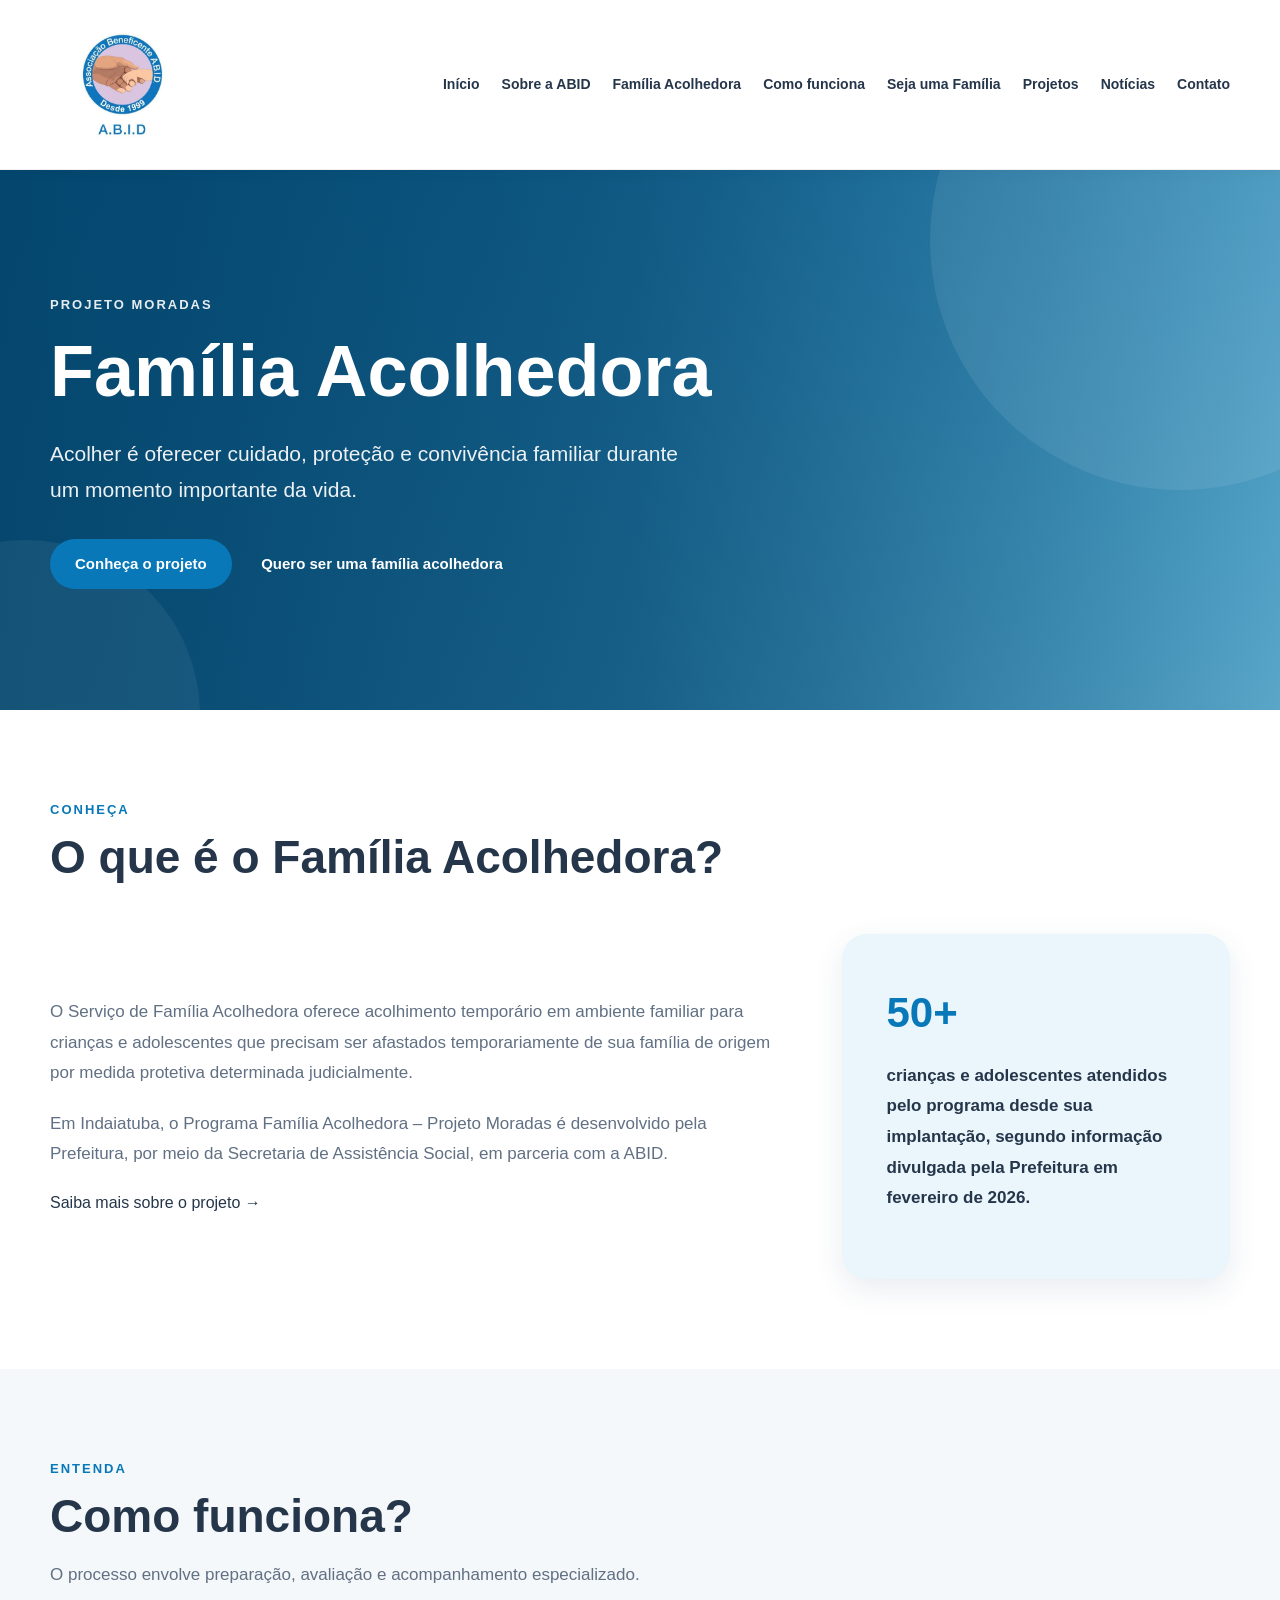
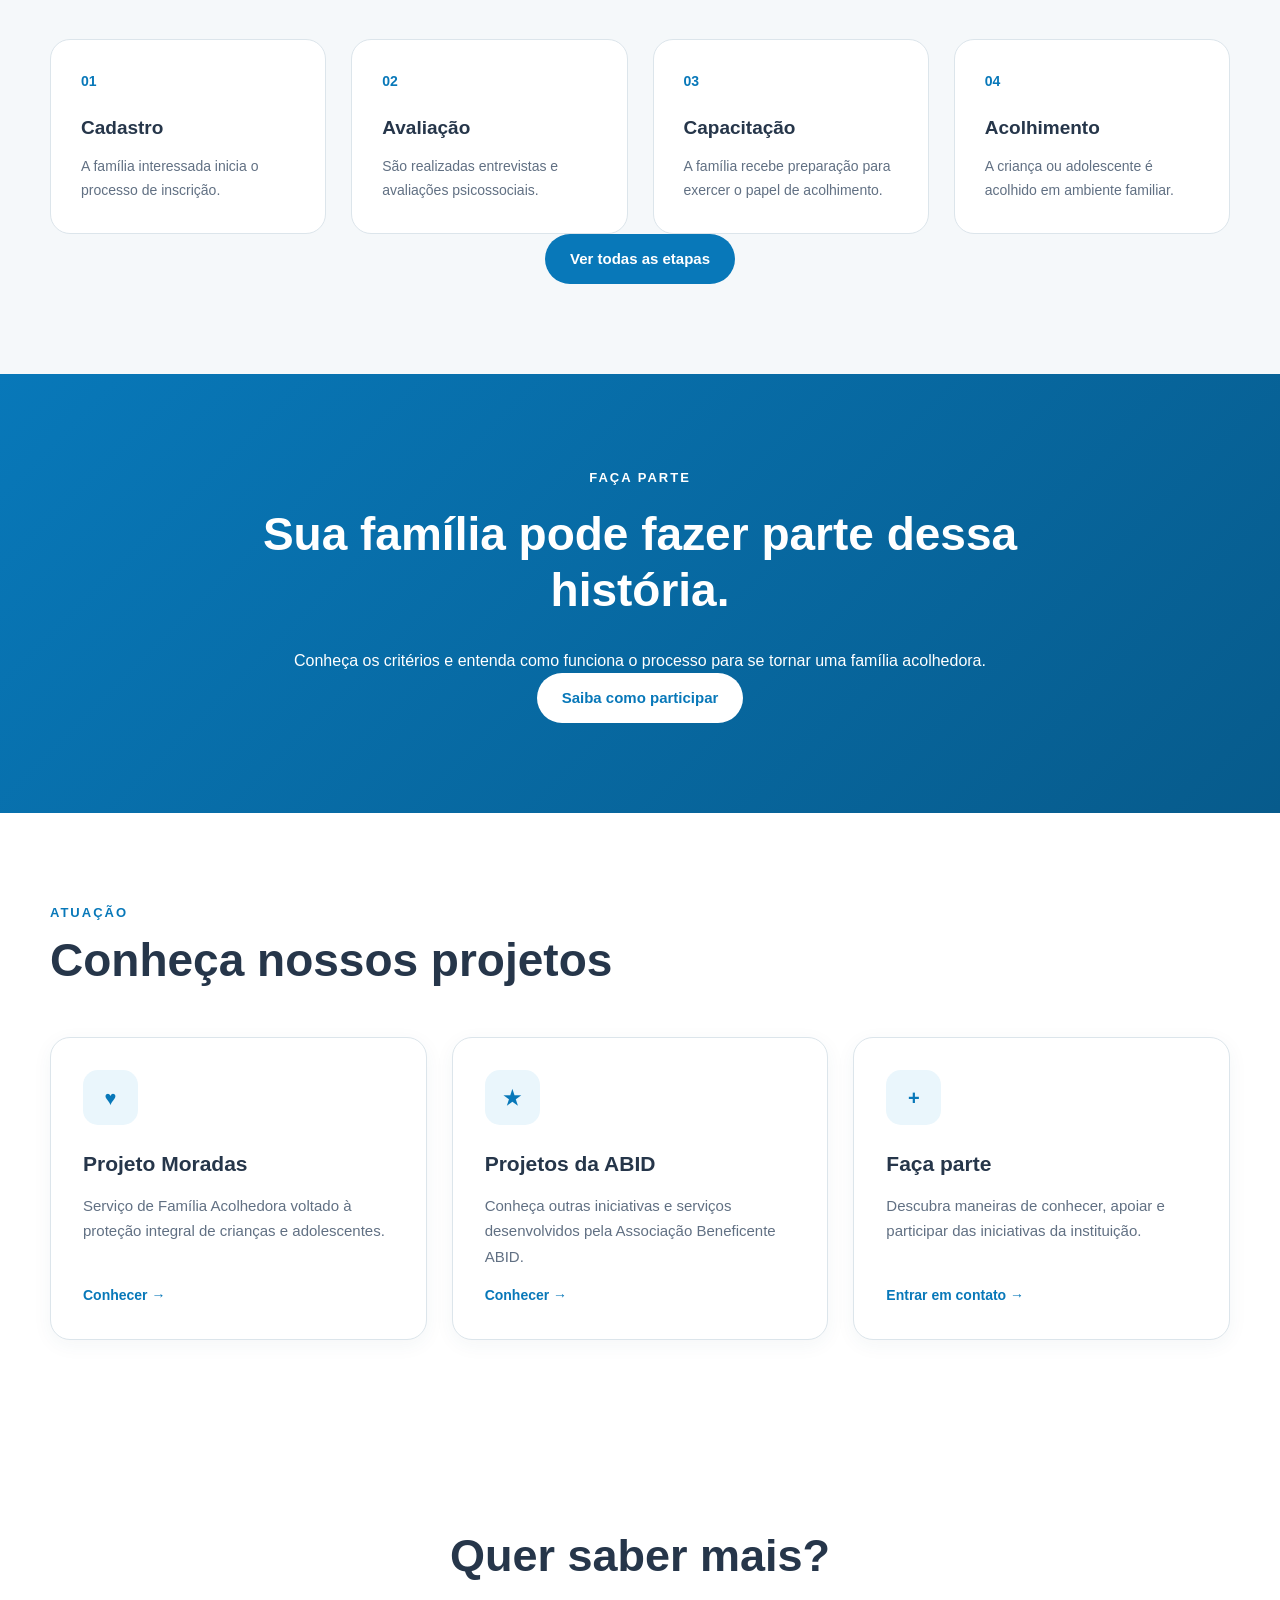
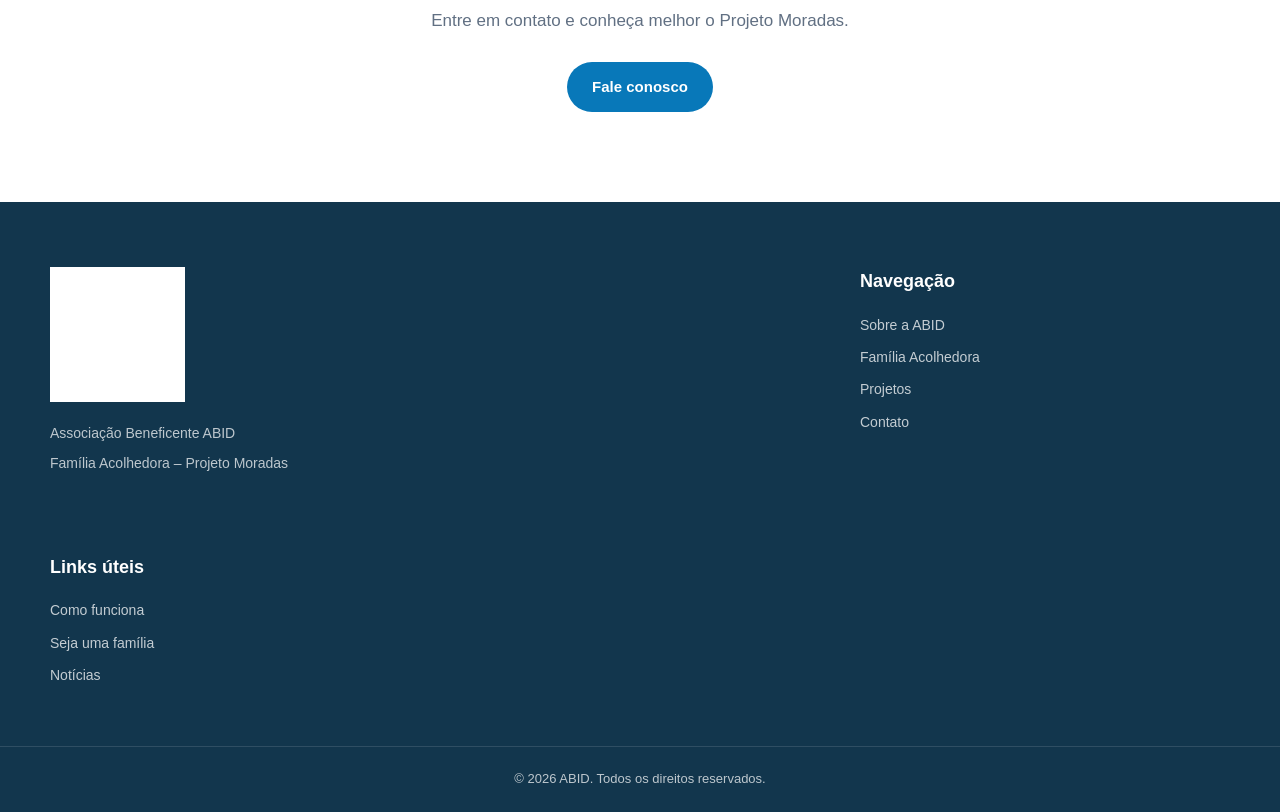
<file: index.html>
<!DOCTYPE html>
<html lang="pt-BR">

<head>
    <meta charset="UTF-8">
    <meta name="viewport" content="width=device-width, initial-scale=1.0">

    <title>ABID | Família Acolhedora - Projeto Moradas</title>

    <meta name="description"
        content="Conheça o Programa Família Acolhedora - Projeto Moradas da ABID em Indaiatuba.">

    <link rel="stylesheet" href="style.css">
</head>

<body>

    <!-- CABEÇALHO -->

    <header class="header">

        <a href="index.html" class="logo">
            <img src="images.jpg" alt="Logo da ABID">
        </a>

        <button class="menu-button" id="menuButton">
            ☰
        </button>

        <nav class="nav" id="nav">

            <a href="index.html">Início</a>

            <a href="sobre.html">Sobre a ABID</a>

            <a href="familia-acolhedora.html">
                Família Acolhedora
            </a>

            <a href="como-funciona.html">
                Como funciona
            </a>

            <a href="seja-acolhedor.html">
                Seja uma Família
            </a>

            <a href="projetos.html">
                Projetos
            </a>

            <a href="noticias.html">
                Notícias
            </a>

            <a href="contato.html">
                Contato
            </a>

        </nav>

    </header>


    <!-- HERO -->

    <main>

        <section class="hero">

            <div class="hero-content">

                <span class="hero-label">
                    PROJETO MORADAS
                </span>

                <h1>
                    Família Acolhedora
                </h1>

                <p>
                    Acolher é oferecer cuidado, proteção e
                    convivência familiar durante um momento
                    importante da vida.
                </p>

                <div class="hero-buttons">

                    <a href="familia-acolhedora.html"
                        class="button primary">
                        Conheça o projeto
                    </a>

                    <a href="seja-acolhedor.html"
                        class="button secondary">
                        Quero ser uma família acolhedora
                    </a>

                </div>

            </div>

        </section>


        <!-- APRESENTAÇÃO -->

        <section class="section">

            <div class="section-title">

                <span>CONHEÇA</span>

                <h2>
                    O que é o Família Acolhedora?
                </h2>

            </div>

            <div class="two-columns">

                <div>

                    <p>
                        O Serviço de Família Acolhedora oferece
                        acolhimento temporário em ambiente familiar
                        para crianças e adolescentes que precisam ser
                        afastados temporariamente de sua família de
                        origem por medida protetiva determinada
                        judicialmente.
                    </p>

                    <p>
                        Em Indaiatuba, o Programa Família Acolhedora
                        – Projeto Moradas é desenvolvido pela
                        Prefeitura, por meio da Secretaria de
                        Assistência Social, em parceria com a ABID.
                    </p>

                    <a href="familia-acolhedora.html"
                        class="text-link">
                        Saiba mais sobre o projeto →
                    </a>

                </div>

                <div class="info-box">

                    <div class="info-number">
                        50+
                    </div>

                    <p>
                        crianças e adolescentes atendidos pelo
                        programa desde sua implantação, segundo
                        informação divulgada pela Prefeitura em
                        fevereiro de 2026.
                    </p>

                </div>

            </div>

        </section>


        <!-- COMO FUNCIONA -->

        <section class="section light-section">

            <div class="section-title">

                <span>ENTENDA</span>

                <h2>
                    Como funciona?
                </h2>

                <p>
                    O processo envolve preparação, avaliação e
                    acompanhamento especializado.
                </p>

            </div>

            <div class="steps">

                <div class="step">

                    <span>01</span>

                    <h3>
                        Cadastro
                    </h3>

                    <p>
                        A família interessada inicia o processo
                        de inscrição.
                    </p>

                </div>

                <div class="step">

                    <span>02</span>

                    <h3>
                        Avaliação
                    </h3>

                    <p>
                        São realizadas entrevistas e avaliações
                        psicossociais.
                    </p>

                </div>

                <div class="step">

                    <span>03</span>

                    <h3>
                        Capacitação
                    </h3>

                    <p>
                        A família recebe preparação para exercer
                        o papel de acolhimento.
                    </p>

                </div>

                <div class="step">

                    <span>04</span>

                    <h3>
                        Acolhimento
                    </h3>

                    <p>
                        A criança ou adolescente é acolhido em
                        ambiente familiar.
                    </p>

                </div>

            </div>

            <div class="center-button">

                <a href="como-funciona.html"
                    class="button primary">
                    Ver todas as etapas
                </a>

            </div>

        </section>


        <!-- SEJA UMA FAMÍLIA -->

        <section class="call-section">

            <div>

                <span>
                    FAÇA PARTE
                </span>

                <h2>
                    Sua família pode fazer parte dessa história.
                </h2>

                <p>
                    Conheça os critérios e entenda como funciona
                    o processo para se tornar uma família acolhedora.
                </p>

                <a href="seja-acolhedor.html"
                    class="button white">
                    Saiba como participar
                </a>

            </div>

        </section>


        <!-- PROJETOS -->

        <section class="section">

            <div class="section-title">

                <span>ATUAÇÃO</span>

                <h2>
                    Conheça nossos projetos
                </h2>

            </div>

            <div class="cards">

                <article class="card">

                    <div class="card-icon">
                        ♥
                    </div>

                    <h3>
                        Projeto Moradas
                    </h3>

                    <p>
                        Serviço de Família Acolhedora voltado à
                        proteção integral de crianças e adolescentes.
                    </p>

                    <a href="familia-acolhedora.html">
                        Conhecer →
                    </a>

                </article>


                <article class="card">

                    <div class="card-icon">
                        ★
                    </div>

                    <h3>
                        Projetos da ABID
                    </h3>

                    <p>
                        Conheça outras iniciativas e serviços
                        desenvolvidos pela Associação Beneficente ABID.
                    </p>

                    <a href="projetos.html">
                        Conhecer →
                    </a>

                </article>


                <article class="card">

                    <div class="card-icon">
                        +
                    </div>

                    <h3>
                        Faça parte
                    </h3>

                    <p>
                        Descubra maneiras de conhecer, apoiar e
                        participar das iniciativas da instituição.
                    </p>

                    <a href="contato.html">
                        Entrar em contato →
                    </a>

                </article>

            </div>

        </section>


        <!-- CTA -->

        <section class="final-cta">

            <h2>
                Quer saber mais?
            </h2>

            <p>
                Entre em contato e conheça melhor o Projeto Moradas.
            </p>

            <a href="contato.html"
                class="button primary">
                Fale conosco
            </a>

        </section>

    </main>


    <!-- RODAPÉ -->

    <footer class="footer">

        <div class="footer-content">

            <div>

                <img
                    src="images.jpg"
                    alt="ABID"
                    class="footer-logo"
                >

                <p>
                    Associação Beneficente ABID
                </p>

                <p>
                    Família Acolhedora – Projeto Moradas
                </p>

            </div>


            <div>

                <h3>
                    Navegação
                </h3>

                <a href="sobre.html">
                    Sobre a ABID
                </a>

                <a href="familia-acolhedora.html">
                    Família Acolhedora
                </a>

                <a href="projetos.html">
                    Projetos
                </a>

                <a href="contato.html">
                    Contato
                </a>

            </div>


            <div>

                <h3>
                    Links úteis
                </h3>

                <a href="como-funciona.html">
                    Como funciona
                </a>

                <a href="seja-acolhedor.html">
                    Seja uma família
                </a>

                <a href="noticias.html">
                    Notícias
                </a>

            </div>

        </div>


        <div class="footer-bottom">

            <p>
                © 2026 ABID. Todos os direitos reservados.
            </p>

        </div>

    </footer>


    <script src="script.js"></script>

</body>

</html>
</file>
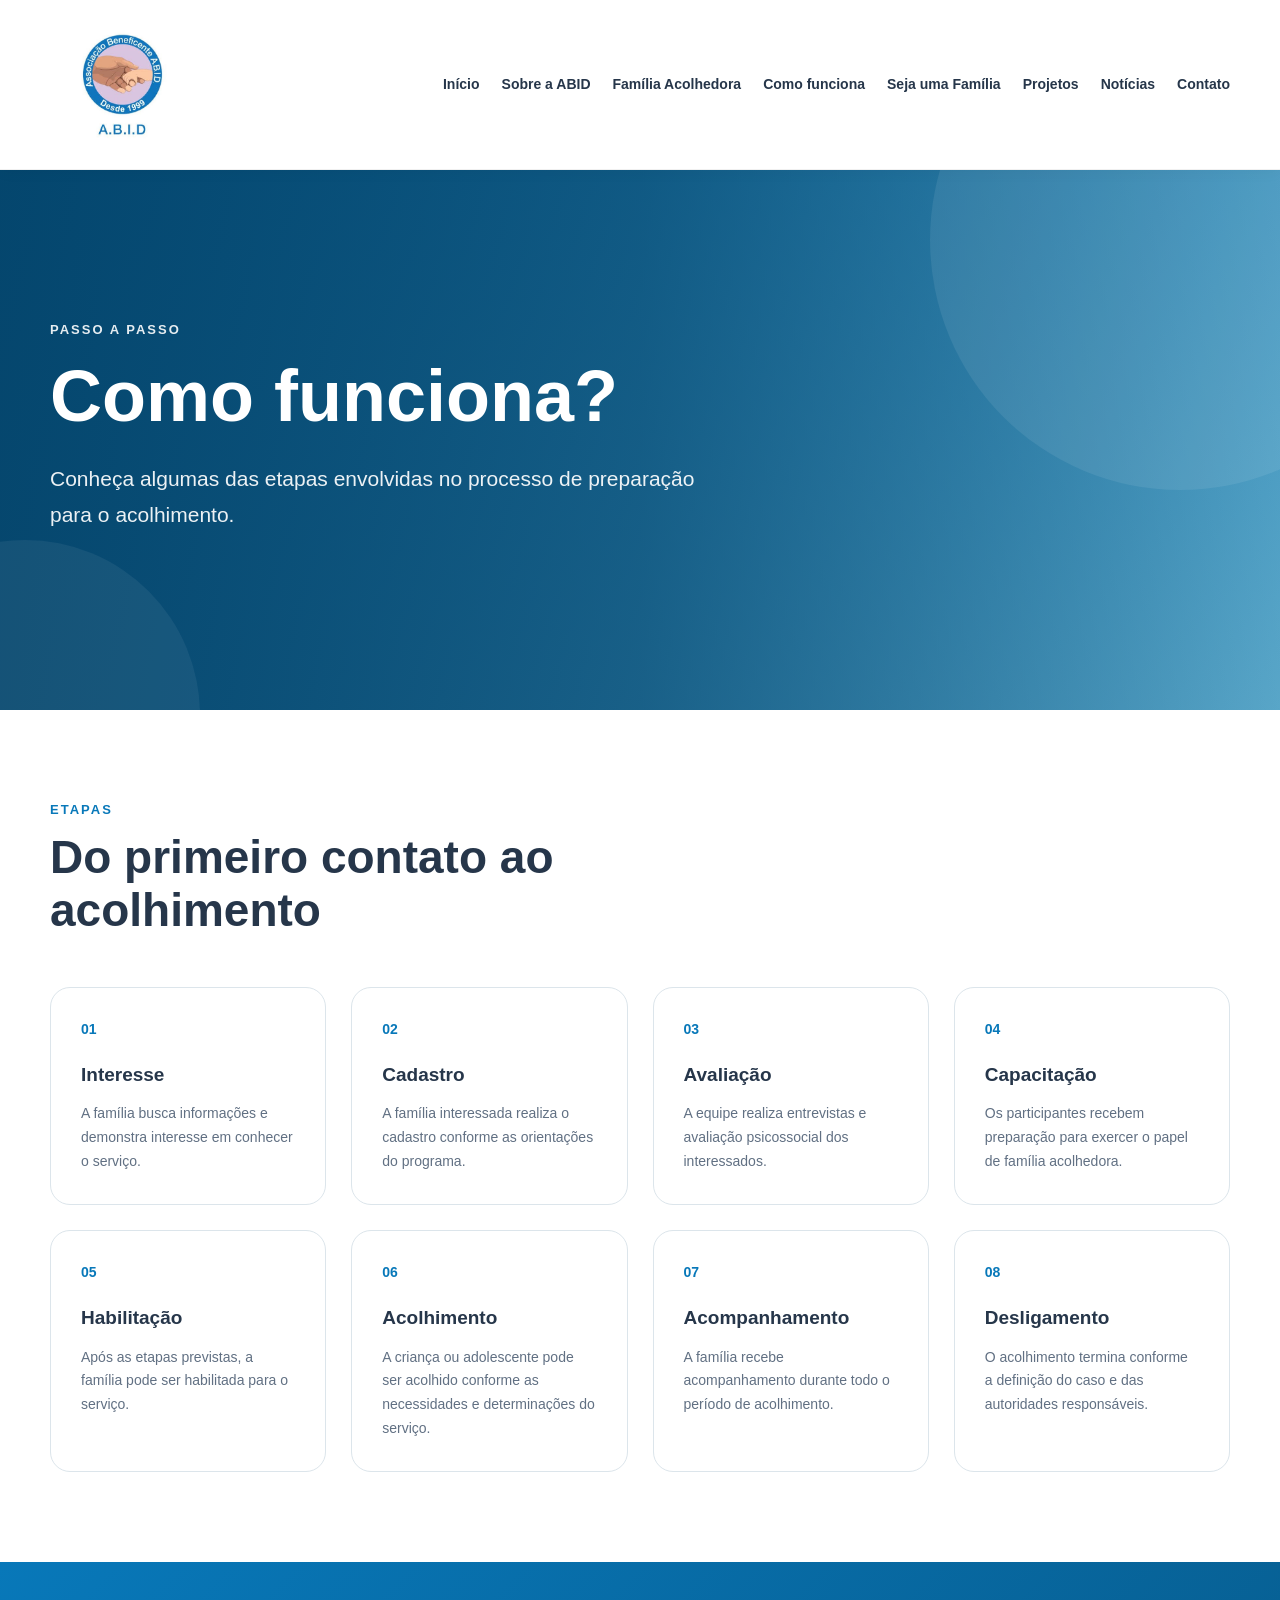
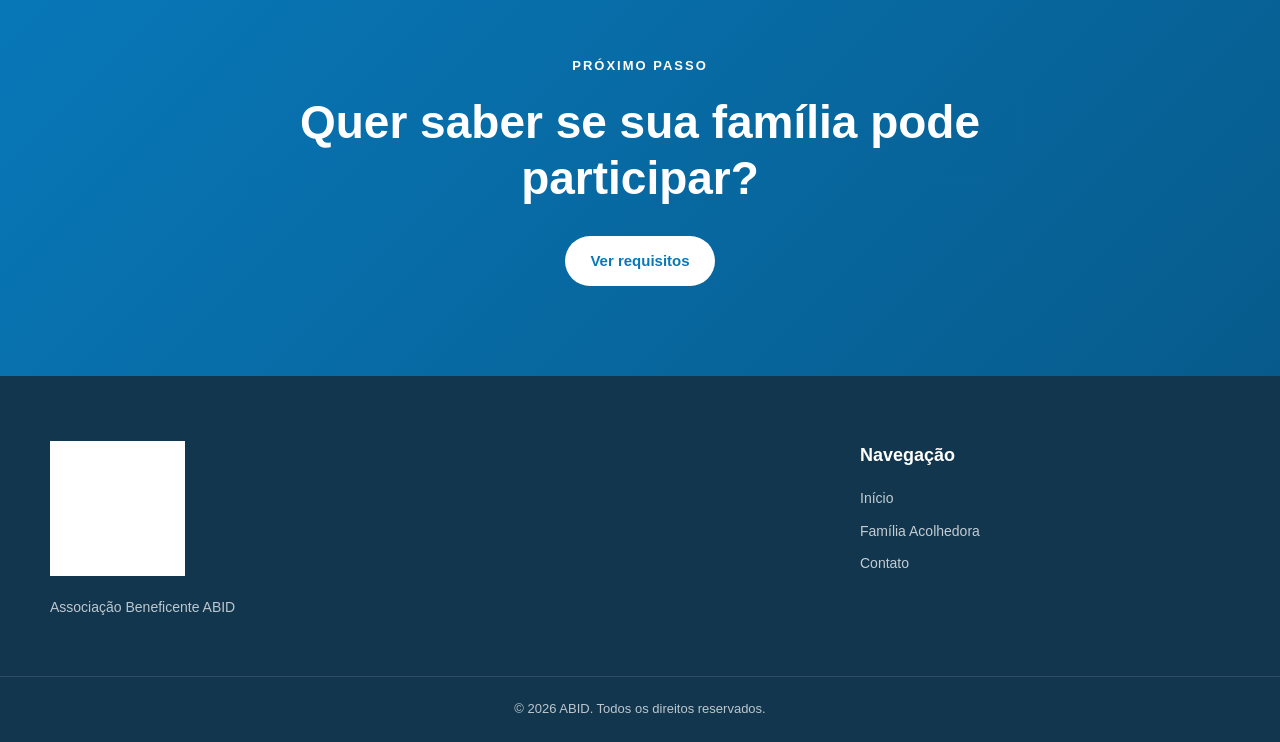
<file: como-funciona.html>
<!DOCTYPE html>
<html lang="pt-BR">

<head>

    <meta charset="UTF-8">

    <meta name="viewport"
        content="width=device-width, initial-scale=1.0">

    <title>Como Funciona | ABID</title>

    <link rel="stylesheet" href="style.css">

</head>

<body>

<header class="header">

    <a href="index.html" class="logo">
        <img src="images.jpg" alt="Logo da ABID">
    </a>

    <button class="menu-button" id="menuButton">☰</button>

    <nav class="nav" id="nav">

        <a href="index.html">Início</a>
        <a href="sobre.html">Sobre a ABID</a>
        <a href="familia-acolhedora.html">Família Acolhedora</a>
        <a href="como-funciona.html">Como funciona</a>
        <a href="seja-acolhedor.html">Seja uma Família</a>
        <a href="projetos.html">Projetos</a>
        <a href="noticias.html">Notícias</a>
        <a href="contato.html">Contato</a>

    </nav>

</header>


<main>

<section class="hero">

    <div class="hero-content">

        <span class="hero-label">
            PASSO A PASSO
        </span>

        <h1>
            Como funciona?
        </h1>

        <p>
            Conheça algumas das etapas envolvidas no processo
            de preparação para o acolhimento.
        </p>

    </div>

</section>


<section class="section">

    <div class="section-title">

        <span>ETAPAS</span>

        <h2>
            Do primeiro contato ao acolhimento
        </h2>

    </div>


    <div class="steps">

        <div class="step">

            <span>01</span>

            <h3>Interesse</h3>

            <p>
                A família busca informações e demonstra
                interesse em conhecer o serviço.
            </p>

        </div>


        <div class="step">

            <span>02</span>

            <h3>Cadastro</h3>

            <p>
                A família interessada realiza o cadastro
                conforme as orientações do programa.
            </p>

        </div>


        <div class="step">

            <span>03</span>

            <h3>Avaliação</h3>

            <p>
                A equipe realiza entrevistas e avaliação
                psicossocial dos interessados.
            </p>

        </div>


        <div class="step">

            <span>04</span>

            <h3>Capacitação</h3>

            <p>
                Os participantes recebem preparação para
                exercer o papel de família acolhedora.
            </p>

        </div>


        <div class="step">

            <span>05</span>

            <h3>Habilitação</h3>

            <p>
                Após as etapas previstas, a família pode
                ser habilitada para o serviço.
            </p>

        </div>


        <div class="step">

            <span>06</span>

            <h3>Acolhimento</h3>

            <p>
                A criança ou adolescente pode ser acolhido
                conforme as necessidades e determinações
                do serviço.
            </p>

        </div>


        <div class="step">

            <span>07</span>

            <h3>Acompanhamento</h3>

            <p>
                A família recebe acompanhamento durante
                todo o período de acolhimento.
            </p>

        </div>


        <div class="step">

            <span>08</span>

            <h3>Desligamento</h3>

            <p>
                O acolhimento termina conforme a definição
                do caso e das autoridades responsáveis.
            </p>

        </div>

    </div>

</section>


<section class="call-section">

    <div>

        <span>PRÓXIMO PASSO</span>

        <h2>
            Quer saber se sua família pode participar?
        </h2>

        <a href="seja-acolhedor.html"
            class="button white">
            Ver requisitos
        </a>

    </div>

</section>

</main>


<footer class="footer">

    <div class="footer-content">

        <div>

            <img src="./images.jpg"
                alt="ABID"
                class="footer-logo">

            <p>
                Associação Beneficente ABID
            </p>

        </div>

        <div>

            <h3>Navegação</h3>

            <a href="index.html">Início</a>
            <a href="familia-acolhedora.html">
                Família Acolhedora
            </a>
            <a href="contato.html">Contato</a>

        </div>

    </div>

    <div class="footer-bottom">

        <p>
            © 2026 ABID. Todos os direitos reservados.
        </p>

    </div>

</footer>


<script src="script.js"></script>

</body>
</html>
</file>
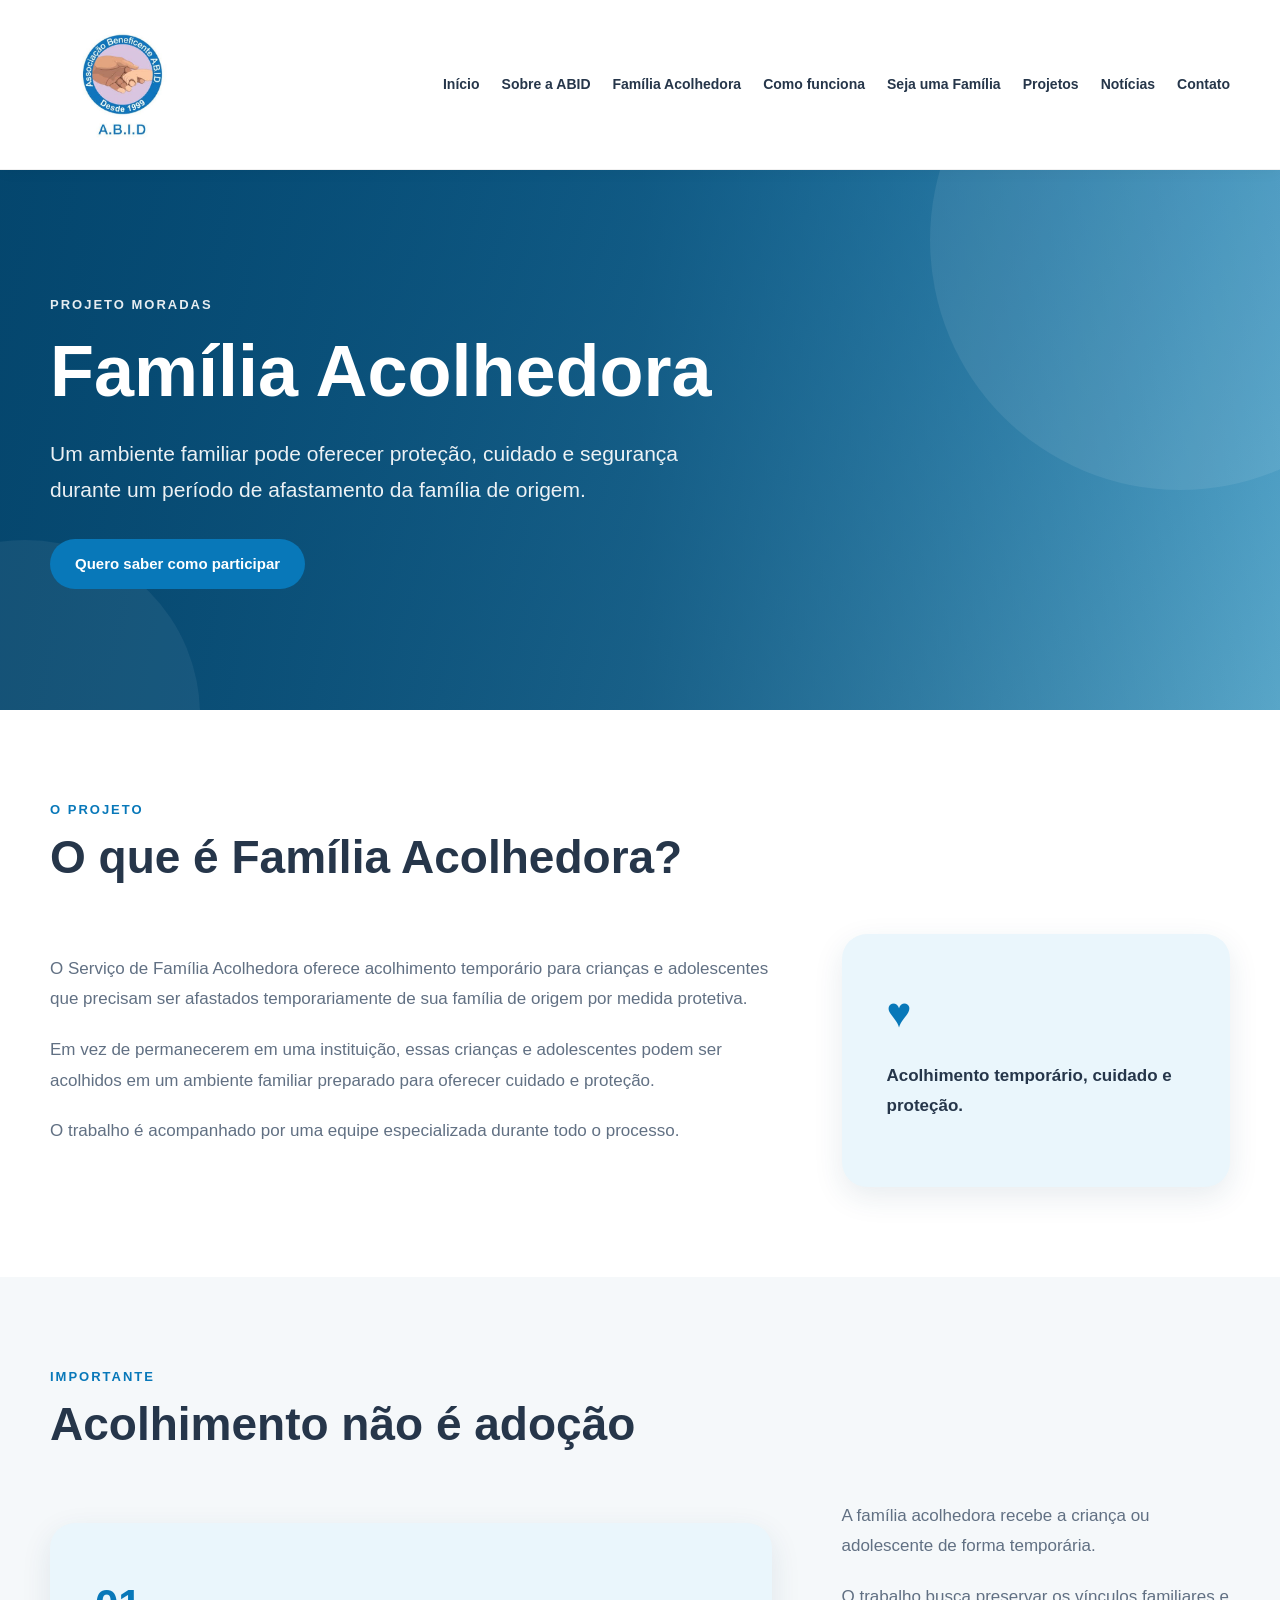
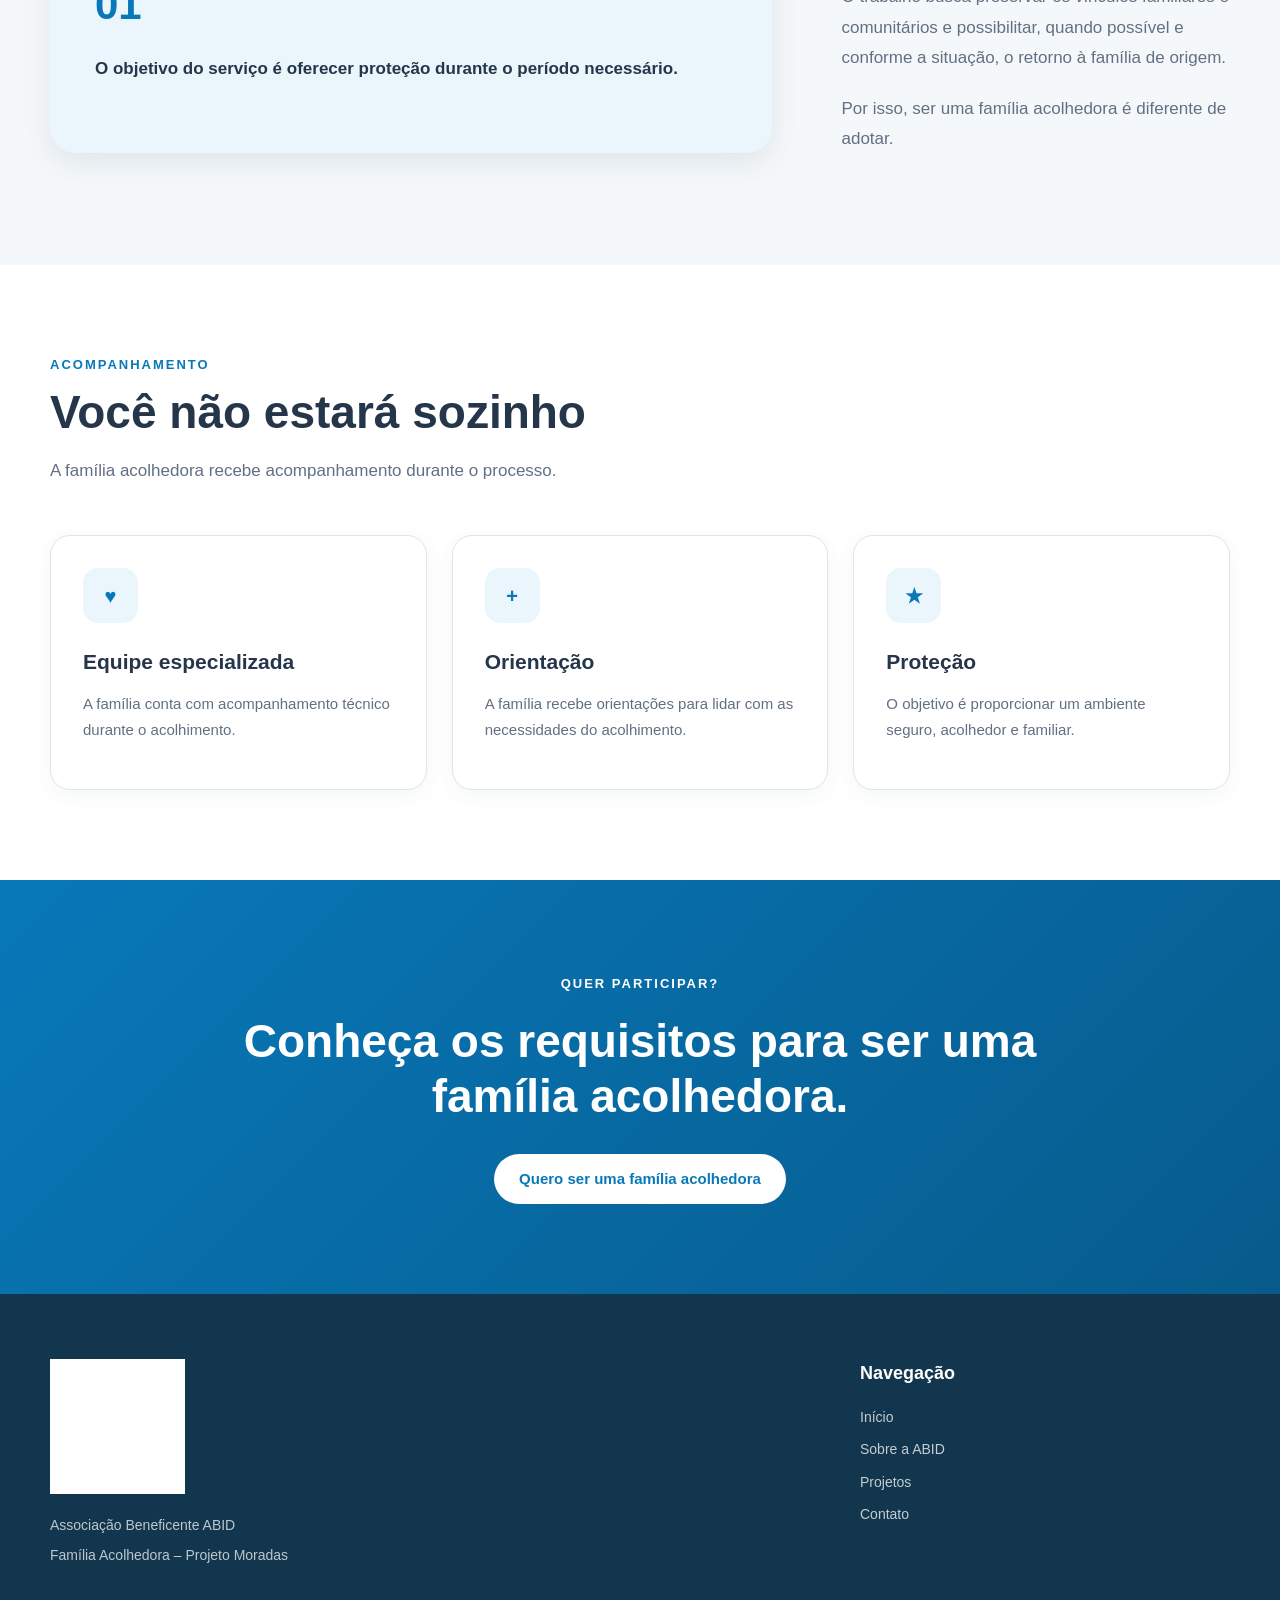
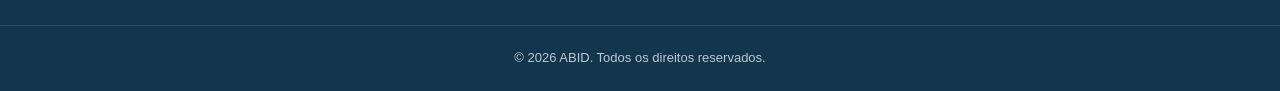
<file: familia-acolhedora.html>
<!DOCTYPE html>
<html lang="pt-BR">

<head>
    <meta charset="UTF-8">
    <meta name="viewport" content="width=device-width, initial-scale=1.0">

    <title>Família Acolhedora | ABID</title>

    <meta name="description"
        content="Conheça o Projeto Moradas - Família Acolhedora da ABID.">

    <link rel="stylesheet" href="style.css">
</head>

<body>

<header class="header">

    <a href="index.html" class="logo">
        <img src="images.jpg" alt="Logo da ABID">
    </a>

    <button class="menu-button" id="menuButton">☰</button>

    <nav class="nav" id="nav">
        <a href="index.html">Início</a>
        <a href="sobre.html">Sobre a ABID</a>
        <a href="familia-acolhedora.html">Família Acolhedora</a>
        <a href="como-funciona.html">Como funciona</a>
        <a href="seja-acolhedor.html">Seja uma Família</a>
        <a href="projetos.html">Projetos</a>
        <a href="noticias.html">Notícias</a>
        <a href="contato.html">Contato</a>
    </nav>

</header>


<main>

<section class="hero">

    <div class="hero-content">

        <span class="hero-label">PROJETO MORADAS</span>

        <h1>Família Acolhedora</h1>

        <p>
            Um ambiente familiar pode oferecer proteção,
            cuidado e segurança durante um período de
            afastamento da família de origem.
        </p>

        <a href="seja-acolhedor.html" class="button primary">
            Quero saber como participar
        </a>

    </div>

</section>


<section class="section">

    <div class="section-title">

        <span>O PROJETO</span>

        <h2>O que é Família Acolhedora?</h2>

    </div>

    <div class="two-columns">

        <div>

            <p>
                O Serviço de Família Acolhedora oferece
                acolhimento temporário para crianças e
                adolescentes que precisam ser afastados
                temporariamente de sua família de origem
                por medida protetiva.
            </p>

            <p>
                Em vez de permanecerem em uma instituição,
                essas crianças e adolescentes podem ser
                acolhidos em um ambiente familiar preparado
                para oferecer cuidado e proteção.
            </p>

            <p>
                O trabalho é acompanhado por uma equipe
                especializada durante todo o processo.
            </p>

        </div>

        <div class="info-box">

            <div class="info-number">♥</div>

            <p>
                Acolhimento temporário, cuidado e proteção.
            </p>

        </div>

    </div>

</section>


<section class="section light-section">

    <div class="section-title">

        <span>IMPORTANTE</span>

        <h2>Acolhimento não é adoção</h2>

    </div>

    <div class="two-columns">

        <div class="info-box">

            <div class="info-number">01</div>

            <p>
                O objetivo do serviço é oferecer proteção
                durante o período necessário.
            </p>

        </div>

        <div>

            <p>
                A família acolhedora recebe a criança ou
                adolescente de forma temporária.
            </p>

            <p>
                O trabalho busca preservar os vínculos
                familiares e comunitários e possibilitar,
                quando possível e conforme a situação,
                o retorno à família de origem.
            </p>

            <p>
                Por isso, ser uma família acolhedora é
                diferente de adotar.
            </p>

        </div>

    </div>

</section>


<section class="section">

    <div class="section-title">

        <span>ACOMPANHAMENTO</span>

        <h2>Você não estará sozinho</h2>

        <p>
            A família acolhedora recebe acompanhamento
            durante o processo.
        </p>

    </div>

    <div class="cards">

        <article class="card">

            <div class="card-icon">♥</div>

            <h3>Equipe especializada</h3>

            <p>
                A família conta com acompanhamento técnico
                durante o acolhimento.
            </p>

        </article>

        <article class="card">

            <div class="card-icon">+</div>

            <h3>Orientação</h3>

            <p>
                A família recebe orientações para lidar
                com as necessidades do acolhimento.
            </p>

        </article>

        <article class="card">

            <div class="card-icon">★</div>

            <h3>Proteção</h3>

            <p>
                O objetivo é proporcionar um ambiente seguro,
                acolhedor e familiar.
            </p>

        </article>

    </div>

</section>


<section class="call-section">

    <div>

        <span>QUER PARTICIPAR?</span>

        <h2>
            Conheça os requisitos para ser uma família acolhedora.
        </h2>

        <a href="seja-acolhedor.html" class="button white">
            Quero ser uma família acolhedora
        </a>

    </div>

</section>

</main>


<footer class="footer">

    <div class="footer-content">

        <div>
            <img src="images.jpg"
                alt="ABID"
                class="footer-logo">

            <p>Associação Beneficente ABID</p>
            <p>Família Acolhedora – Projeto Moradas</p>
        </div>

        <div>
            <h3>Navegação</h3>

            <a href="index.html">Início</a>
            <a href="sobre.html">Sobre a ABID</a>
            <a href="projetos.html">Projetos</a>
            <a href="contato.html">Contato</a>
        </div>

    </div>

    <div class="footer-bottom">
        <p>© 2026 ABID. Todos os direitos reservados.</p>
    </div>

</footer>

<script src="script.js"></script>

</body>
</html>
</file>
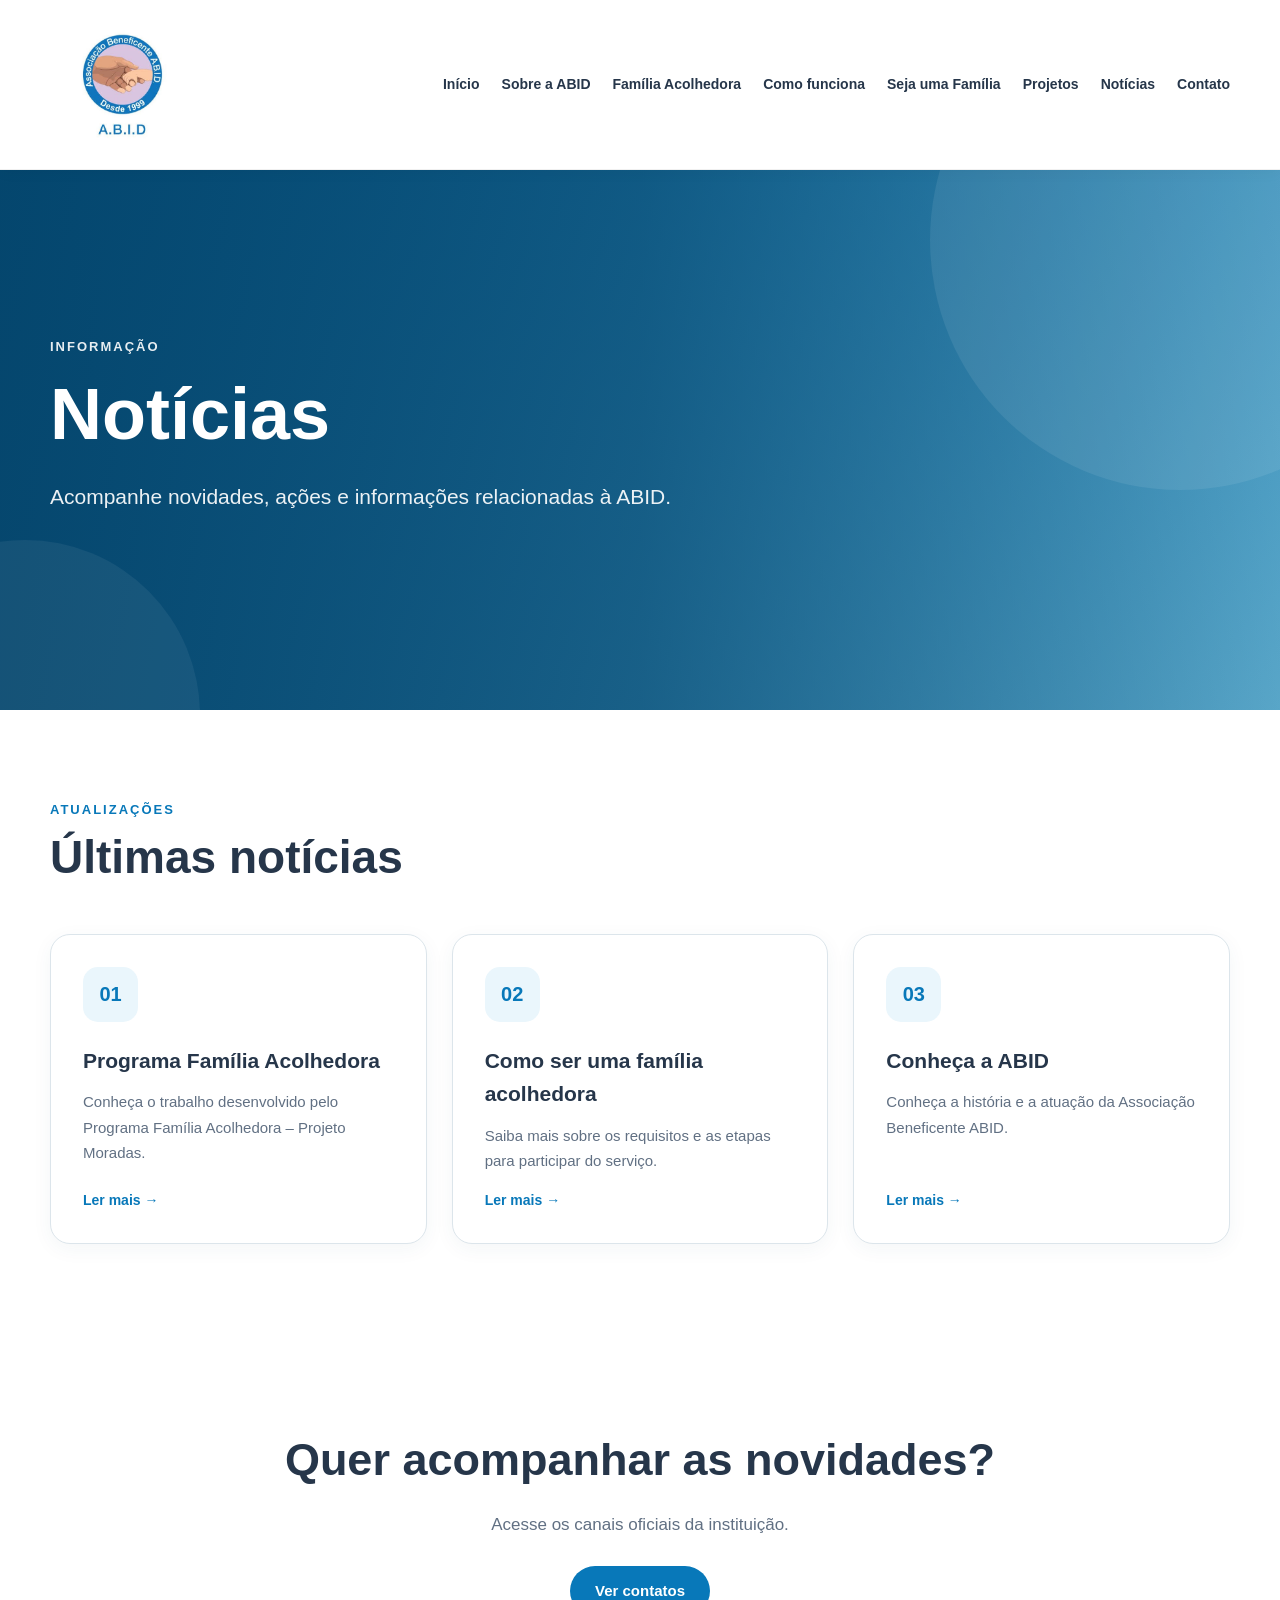
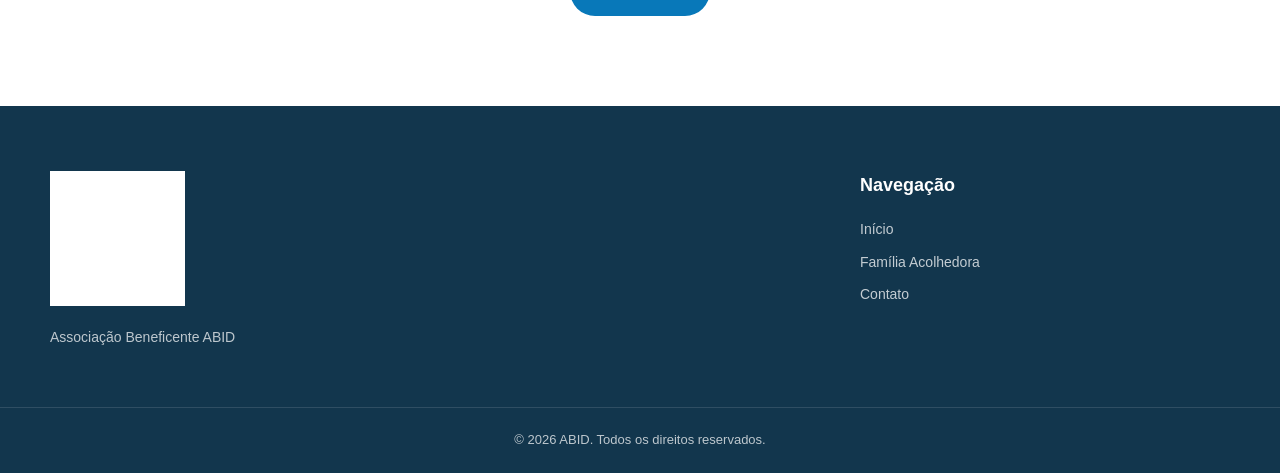
<file: noticias.html>
<!DOCTYPE html>
<html lang="pt-BR">

<head>

    <meta charset="UTF-8">

    <meta name="viewport"
        content="width=device-width, initial-scale=1.0">

    <title>Notícias | ABID</title>

    <link rel="stylesheet" href="style.css">

</head>

<body>

<header class="header">

    <a href="index.html" class="logo">

        <img src="images.jpg"
            alt="Logo da ABID">

    </a>

    <button class="menu-button" id="menuButton">
        ☰
    </button>

    <nav class="nav" id="nav">

        <a href="index.html">Início</a>
        <a href="sobre.html">Sobre a ABID</a>
        <a href="familia-acolhedora.html">Família Acolhedora</a>
        <a href="como-funciona.html">Como funciona</a>
        <a href="seja-acolhedor.html">Seja uma Família</a>
        <a href="projetos.html">Projetos</a>
        <a href="noticias.html">Notícias</a>
        <a href="contato.html">Contato</a>

    </nav>

</header>


<main>

<section class="hero">

    <div class="hero-content">

        <span class="hero-label">
            INFORMAÇÃO
        </span>

        <h1>
            Notícias
        </h1>

        <p>
            Acompanhe novidades, ações e informações
            relacionadas à ABID.
        </p>

    </div>

</section>


<section class="section">

    <div class="section-title">

        <span>ATUALIZAÇÕES</span>

        <h2>
            Últimas notícias
        </h2>

    </div>


    <div class="cards">

        <article class="card">

            <div class="card-icon">
                01
            </div>

            <h3>
                Programa Família Acolhedora
            </h3>

            <p>
                Conheça o trabalho desenvolvido pelo
                Programa Família Acolhedora – Projeto Moradas.
            </p>

            <a href="familia-acolhedora.html">
                Ler mais →
            </a>

        </article>


        <article class="card">

            <div class="card-icon">
                02
            </div>

            <h3>
                Como ser uma família acolhedora
            </h3>

            <p>
                Saiba mais sobre os requisitos e as etapas
                para participar do serviço.
            </p>

            <a href="seja-acolhedor.html">
                Ler mais →
            </a>

        </article>


        <article class="card">

            <div class="card-icon">
                03
            </div>

            <h3>
                Conheça a ABID
            </h3>

            <p>
                Conheça a história e a atuação da Associação
                Beneficente ABID.
            </p>

            <a href="sobre.html">
                Ler mais →
            </a>

        </article>

    </div>

</section>


<section class="final-cta">

    <h2>
        Quer acompanhar as novidades?
    </h2>

    <p>
        Acesse os canais oficiais da instituição.
    </p>

    <a href="contato.html"
        class="button primary">
        Ver contatos
    </a>

</section>

</main>


<footer class="footer">

    <div class="footer-content">

        <div>

            <img src="images.jpg"
                alt="ABID"
                class="footer-logo">

            <p>
                Associação Beneficente ABID
            </p>

        </div>

        <div>

            <h3>Navegação</h3>

            <a href="index.html">Início</a>
            <a href="familia-acolhedora.html">
                Família Acolhedora
            </a>
            <a href="contato.html">Contato</a>

        </div>

    </div>

    <div class="footer-bottom">

        <p>
            © 2026 ABID. Todos os direitos reservados.
        </p>

    </div>

</footer>


<script src="script.js"></script>

</body>
</html>
</file>
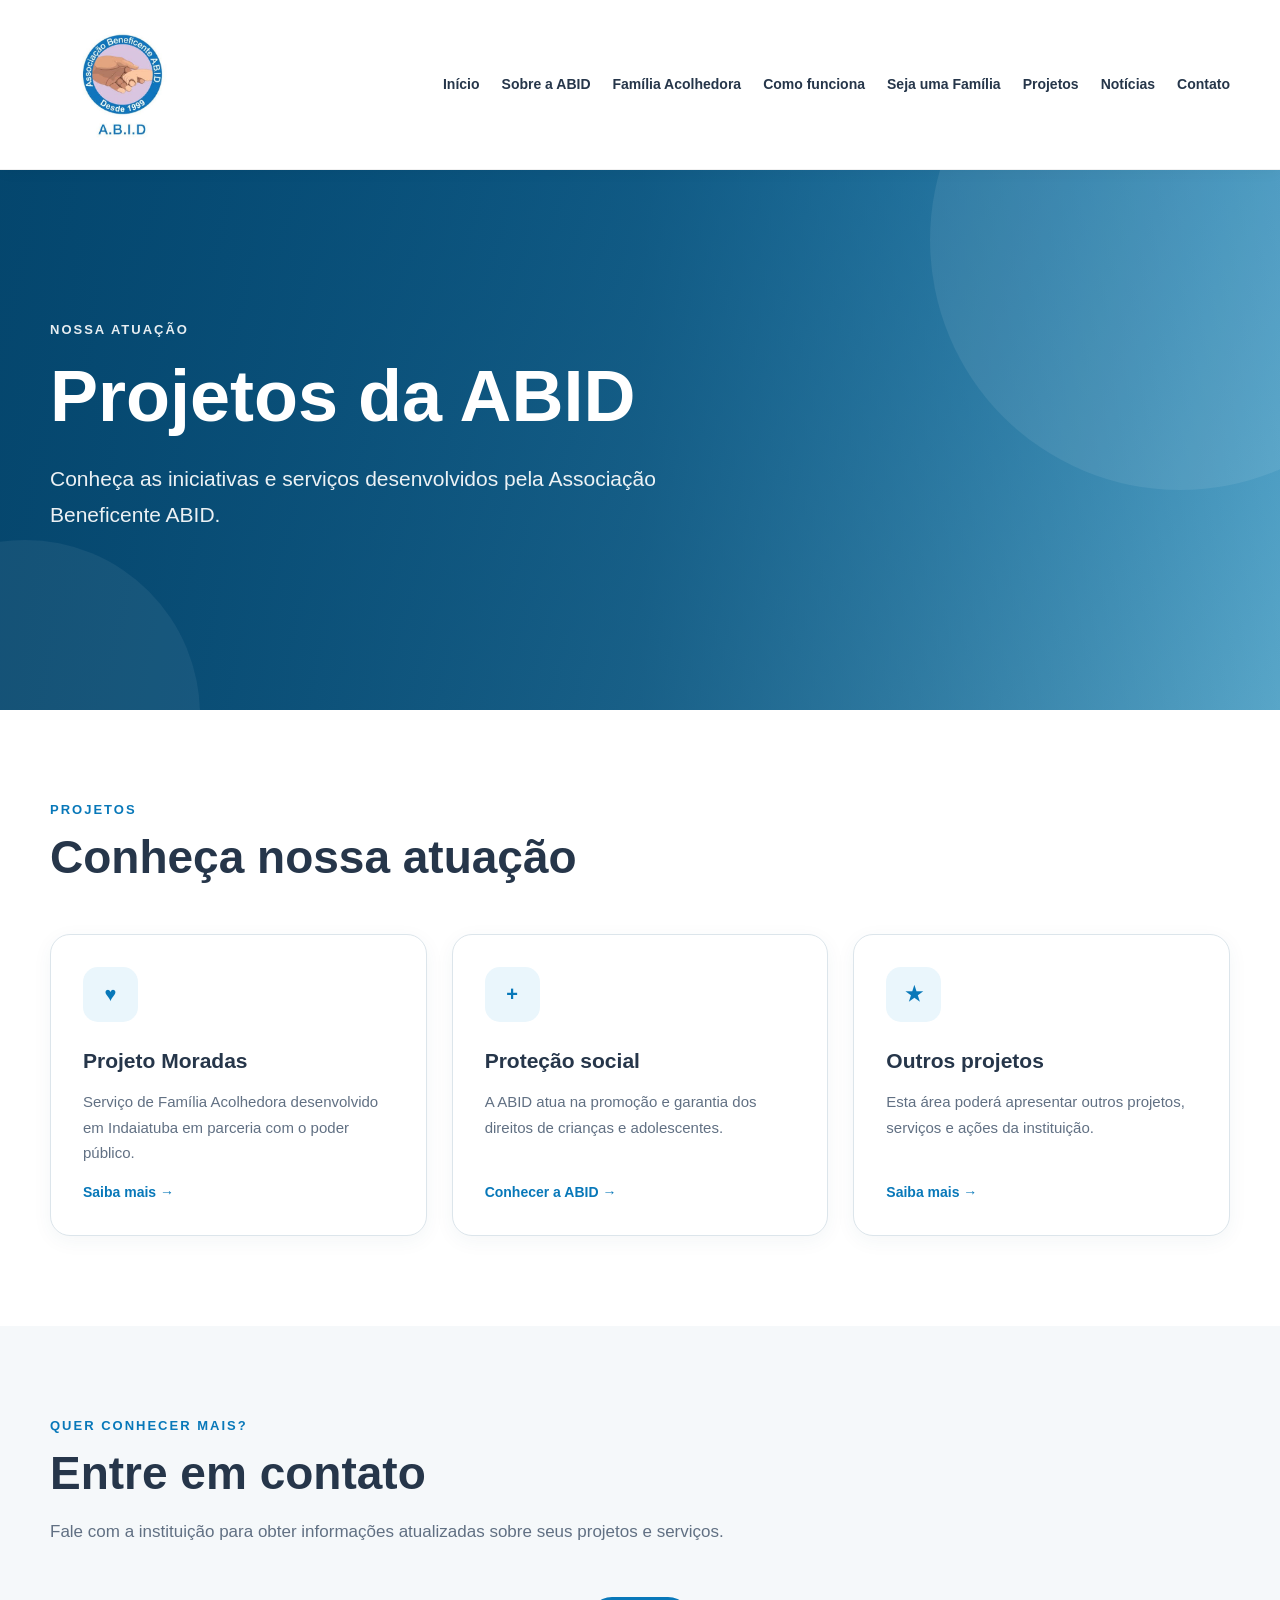
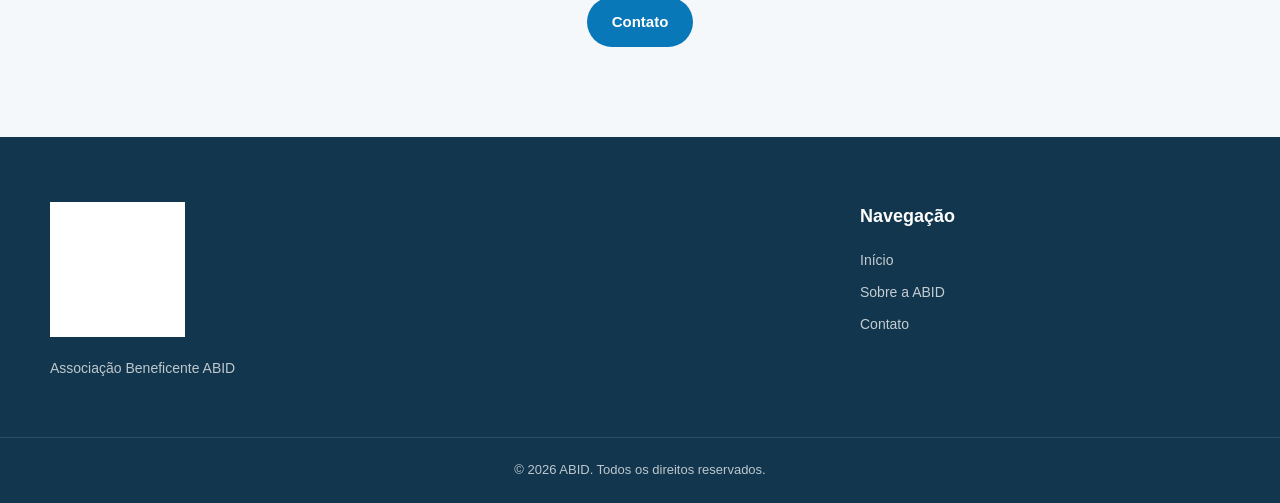
<file: projetos.html>
<!DOCTYPE html>
<html lang="pt-BR">

<head>

    <meta charset="UTF-8">

    <meta name="viewport"
        content="width=device-width, initial-scale=1.0">

    <title>Projetos | ABID</title>

    <link rel="stylesheet" href="style.css">

</head>

<body>

<header class="header">

    <a href="index.html" class="logo">
        <img src="images.jpg" alt="Logo da ABID">
    </a>

    <button class="menu-button" id="menuButton">☰</button>

    <nav class="nav" id="nav">

        <a href="index.html">Início</a>
        <a href="sobre.html">Sobre a ABID</a>
        <a href="familia-acolhedora.html">Família Acolhedora</a>
        <a href="como-funciona.html">Como funciona</a>
        <a href="seja-acolhedor.html">Seja uma Família</a>
        <a href="projetos.html">Projetos</a>
        <a href="noticias.html">Notícias</a>
        <a href="contato.html">Contato</a>

    </nav>

</header>


<main>

<section class="hero">

    <div class="hero-content">

        <span class="hero-label">
            NOSSA ATUAÇÃO
        </span>

        <h1>
            Projetos da ABID
        </h1>

        <p>
            Conheça as iniciativas e serviços desenvolvidos
            pela Associação Beneficente ABID.
        </p>

    </div>

</section>


<section class="section">

    <div class="section-title">

        <span>PROJETOS</span>

        <h2>
            Conheça nossa atuação
        </h2>

    </div>


    <div class="cards">

        <article class="card">

            <div class="card-icon">♥</div>

            <h3>
                Projeto Moradas
            </h3>

            <p>
                Serviço de Família Acolhedora desenvolvido
                em Indaiatuba em parceria com o poder público.
            </p>

            <a href="familia-acolhedora.html">
                Saiba mais →
            </a>

        </article>


        <article class="card">

            <div class="card-icon">+</div>

            <h3>
                Proteção social
            </h3>

            <p>
                A ABID atua na promoção e garantia dos direitos
                de crianças e adolescentes.
            </p>

            <a href="sobre.html">
                Conhecer a ABID →
            </a>

        </article>


        <article class="card">

            <div class="card-icon">★</div>

            <h3>
                Outros projetos
            </h3>

            <p>
                Esta área poderá apresentar outros projetos,
                serviços e ações da instituição.
            </p>

            <a href="contato.html">
                Saiba mais →
            </a>

        </article>

    </div>

</section>


<section class="section light-section">

    <div class="section-title">

        <span>QUER CONHECER MAIS?</span>

        <h2>
            Entre em contato
        </h2>

        <p>
            Fale com a instituição para obter informações
            atualizadas sobre seus projetos e serviços.
        </p>

    </div>

    <div class="center-button">

        <a href="contato.html"
            class="button primary">
            Contato
        </a>

    </div>

</section>

</main>


<footer class="footer">

    <div class="footer-content">

        <div>

            <img src="images.jpg"
                alt="ABID"
                class="footer-logo">

            <p>
                Associação Beneficente ABID
            </p>

        </div>

        <div>

            <h3>Navegação</h3>

            <a href="index.html">Início</a>
            <a href="sobre.html">Sobre a ABID</a>
            <a href="contato.html">Contato</a>

        </div>

    </div>

    <div class="footer-bottom">

        <p>
            © 2026 ABID. Todos os direitos reservados.
        </p>

    </div>

</footer>


<script src="script.js"></script>

</body>
</html>
</file>
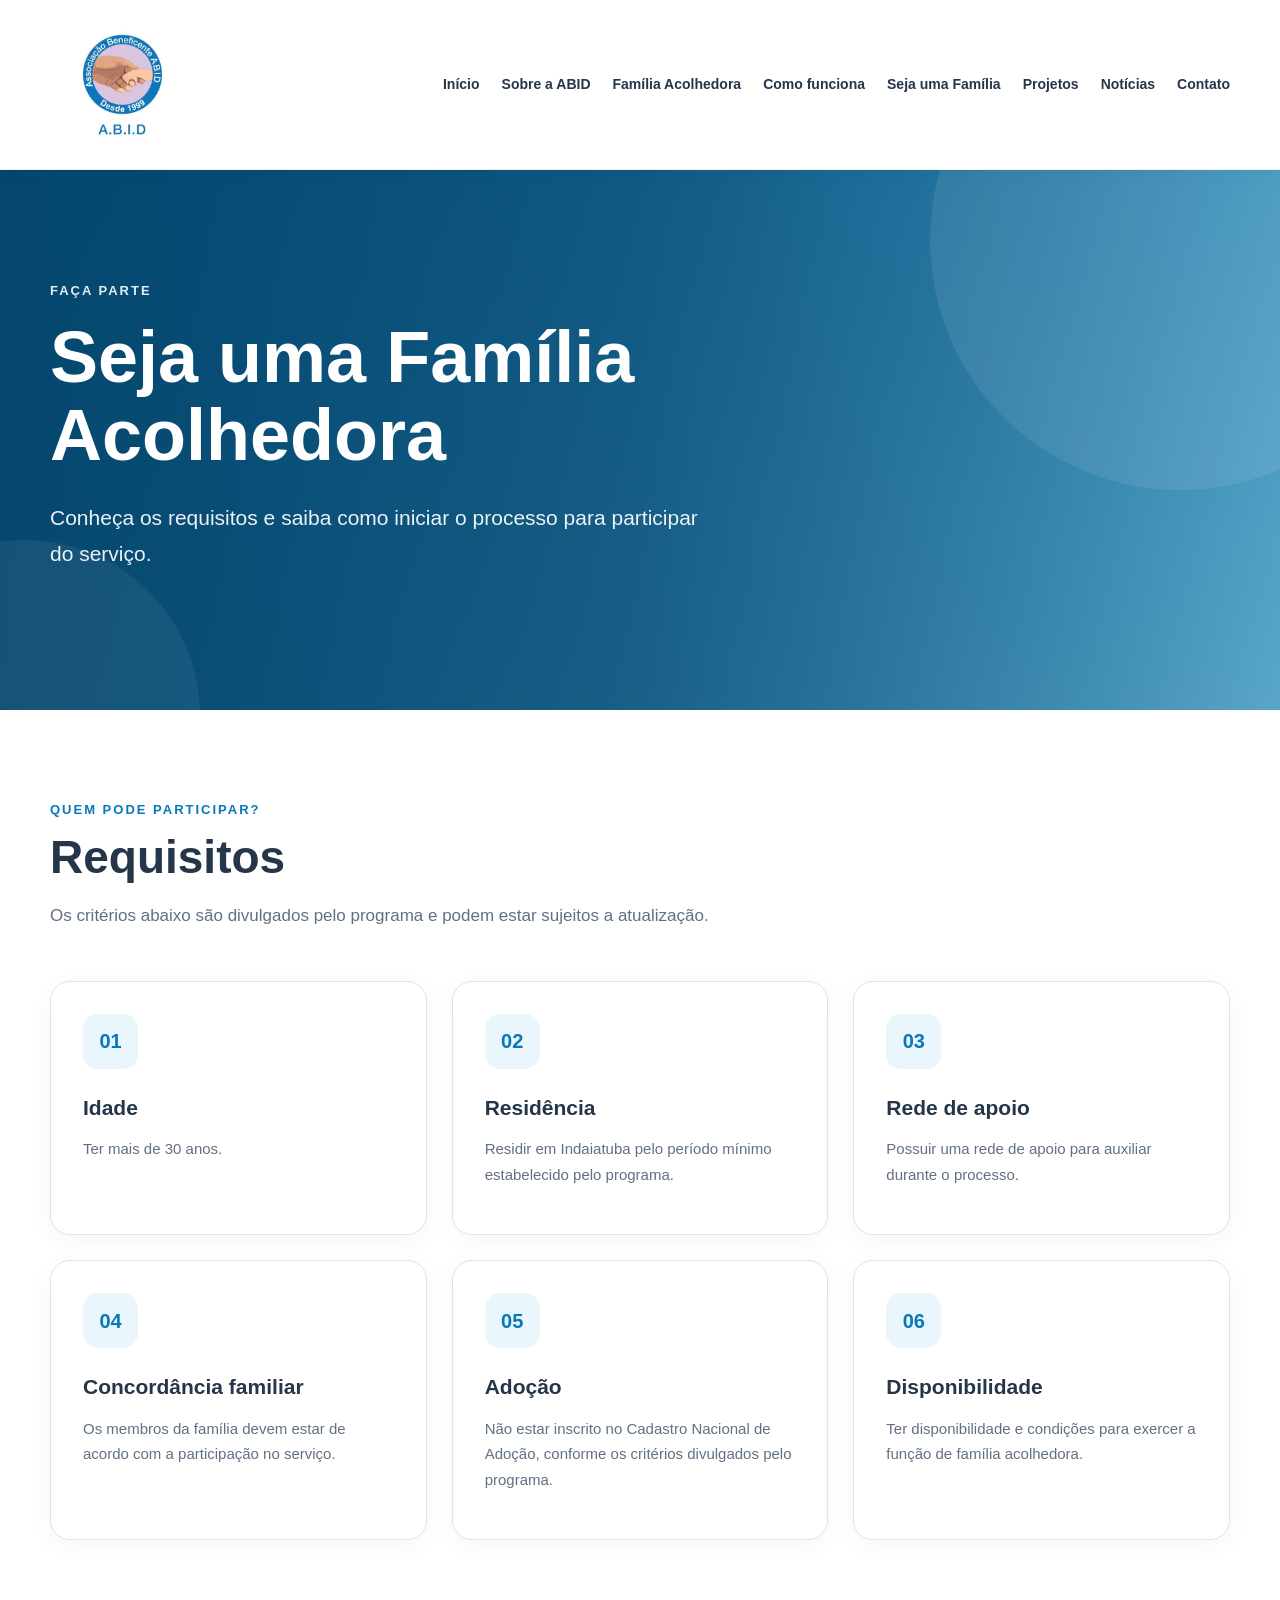
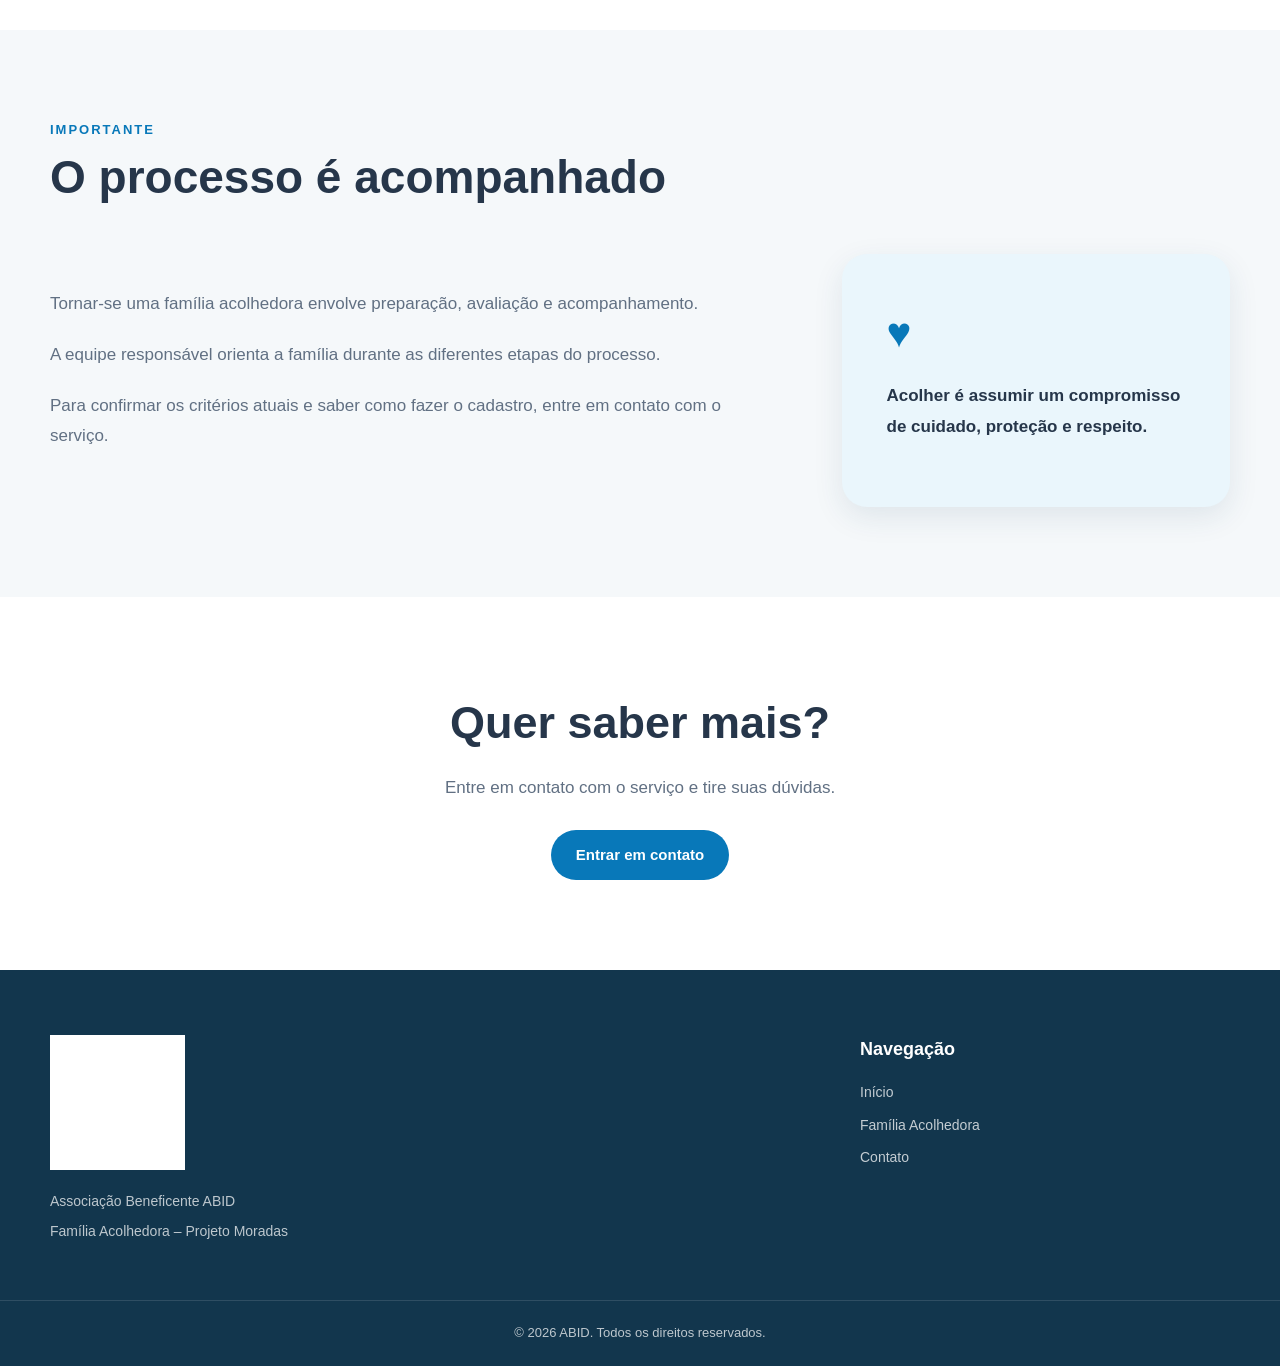
<file: seja-acolhedor.html>
<!DOCTYPE html>
<html lang="pt-BR">

<head>

    <meta charset="UTF-8">

    <meta name="viewport"
        content="width=device-width, initial-scale=1.0">

    <title>Seja uma Família Acolhedora | ABID</title>

    <link rel="stylesheet" href="style.css">

</head>

<body>

<header class="header">

    <a href="index.html" class="logo">
        <img src="images.jpg" alt="Logo da ABID">
    </a>

    <button class="menu-button" id="menuButton">☰</button>

    <nav class="nav" id="nav">

        <a href="index.html">Início</a>
        <a href="sobre.html">Sobre a ABID</a>
        <a href="familia-acolhedora.html">Família Acolhedora</a>
        <a href="como-funciona.html">Como funciona</a>
        <a href="seja-acolhedor.html">Seja uma Família</a>
        <a href="projetos.html">Projetos</a>
        <a href="noticias.html">Notícias</a>
        <a href="contato.html">Contato</a>

    </nav>

</header>


<main>

<section class="hero">

    <div class="hero-content">

        <span class="hero-label">
            FAÇA PARTE
        </span>

        <h1>
            Seja uma Família Acolhedora
        </h1>

        <p>
            Conheça os requisitos e saiba como iniciar
            o processo para participar do serviço.
        </p>

    </div>

</section>


<section class="section">

    <div class="section-title">

        <span>QUEM PODE PARTICIPAR?</span>

        <h2>
            Requisitos
        </h2>

        <p>
            Os critérios abaixo são divulgados pelo programa
            e podem estar sujeitos a atualização.
        </p>

    </div>


    <div class="cards">

        <article class="card">

            <div class="card-icon">01</div>

            <h3>
                Idade
            </h3>

            <p>
                Ter mais de 30 anos.
            </p>

        </article>


        <article class="card">

            <div class="card-icon">02</div>

            <h3>
                Residência
            </h3>

            <p>
                Residir em Indaiatuba pelo período mínimo
                estabelecido pelo programa.
            </p>

        </article>


        <article class="card">

            <div class="card-icon">03</div>

            <h3>
                Rede de apoio
            </h3>

            <p>
                Possuir uma rede de apoio para auxiliar
                durante o processo.
            </p>

        </article>


        <article class="card">

            <div class="card-icon">04</div>

            <h3>
                Concordância familiar
            </h3>

            <p>
                Os membros da família devem estar de acordo
                com a participação no serviço.
            </p>

        </article>


        <article class="card">

            <div class="card-icon">05</div>

            <h3>
                Adoção
            </h3>

            <p>
                Não estar inscrito no Cadastro Nacional
                de Adoção, conforme os critérios divulgados
                pelo programa.
            </p>

        </article>


        <article class="card">

            <div class="card-icon">06</div>

            <h3>
                Disponibilidade
            </h3>

            <p>
                Ter disponibilidade e condições para exercer
                a função de família acolhedora.
            </p>

        </article>

    </div>

</section>


<section class="section light-section">

    <div class="section-title">

        <span>IMPORTANTE</span>

        <h2>
            O processo é acompanhado
        </h2>

    </div>

    <div class="two-columns">

        <div>

            <p>
                Tornar-se uma família acolhedora envolve
                preparação, avaliação e acompanhamento.
            </p>

            <p>
                A equipe responsável orienta a família
                durante as diferentes etapas do processo.
            </p>

            <p>
                Para confirmar os critérios atuais e saber
                como fazer o cadastro, entre em contato com
                o serviço.
            </p>

        </div>

        <div class="info-box">

            <div class="info-number">
                ♥
            </div>

            <p>
                Acolher é assumir um compromisso de cuidado,
                proteção e respeito.
            </p>

        </div>

    </div>

</section>


<section class="final-cta">

    <h2>
        Quer saber mais?
    </h2>

    <p>
        Entre em contato com o serviço e tire suas dúvidas.
    </p>

    <a href="contato.html"
        class="button primary">
        Entrar em contato
    </a>

</section>

</main>


<footer class="footer">

    <div class="footer-content">

        <div>

            <img src="images.jpg"
                alt="ABID"
                class="footer-logo">

            <p>
                Associação Beneficente ABID
            </p>

            <p>
                Família Acolhedora – Projeto Moradas
            </p>

        </div>

        <div>

            <h3>Navegação</h3>

            <a href="index.html">Início</a>
            <a href="familia-acolhedora.html">
                Família Acolhedora
            </a>
            <a href="contato.html">Contato</a>

        </div>

    </div>

    <div class="footer-bottom">

        <p>
            © 2026 ABID. Todos os direitos reservados.
        </p>

    </div>

</footer>


<script src="script.js"></script>

</body>
</html>
</file>
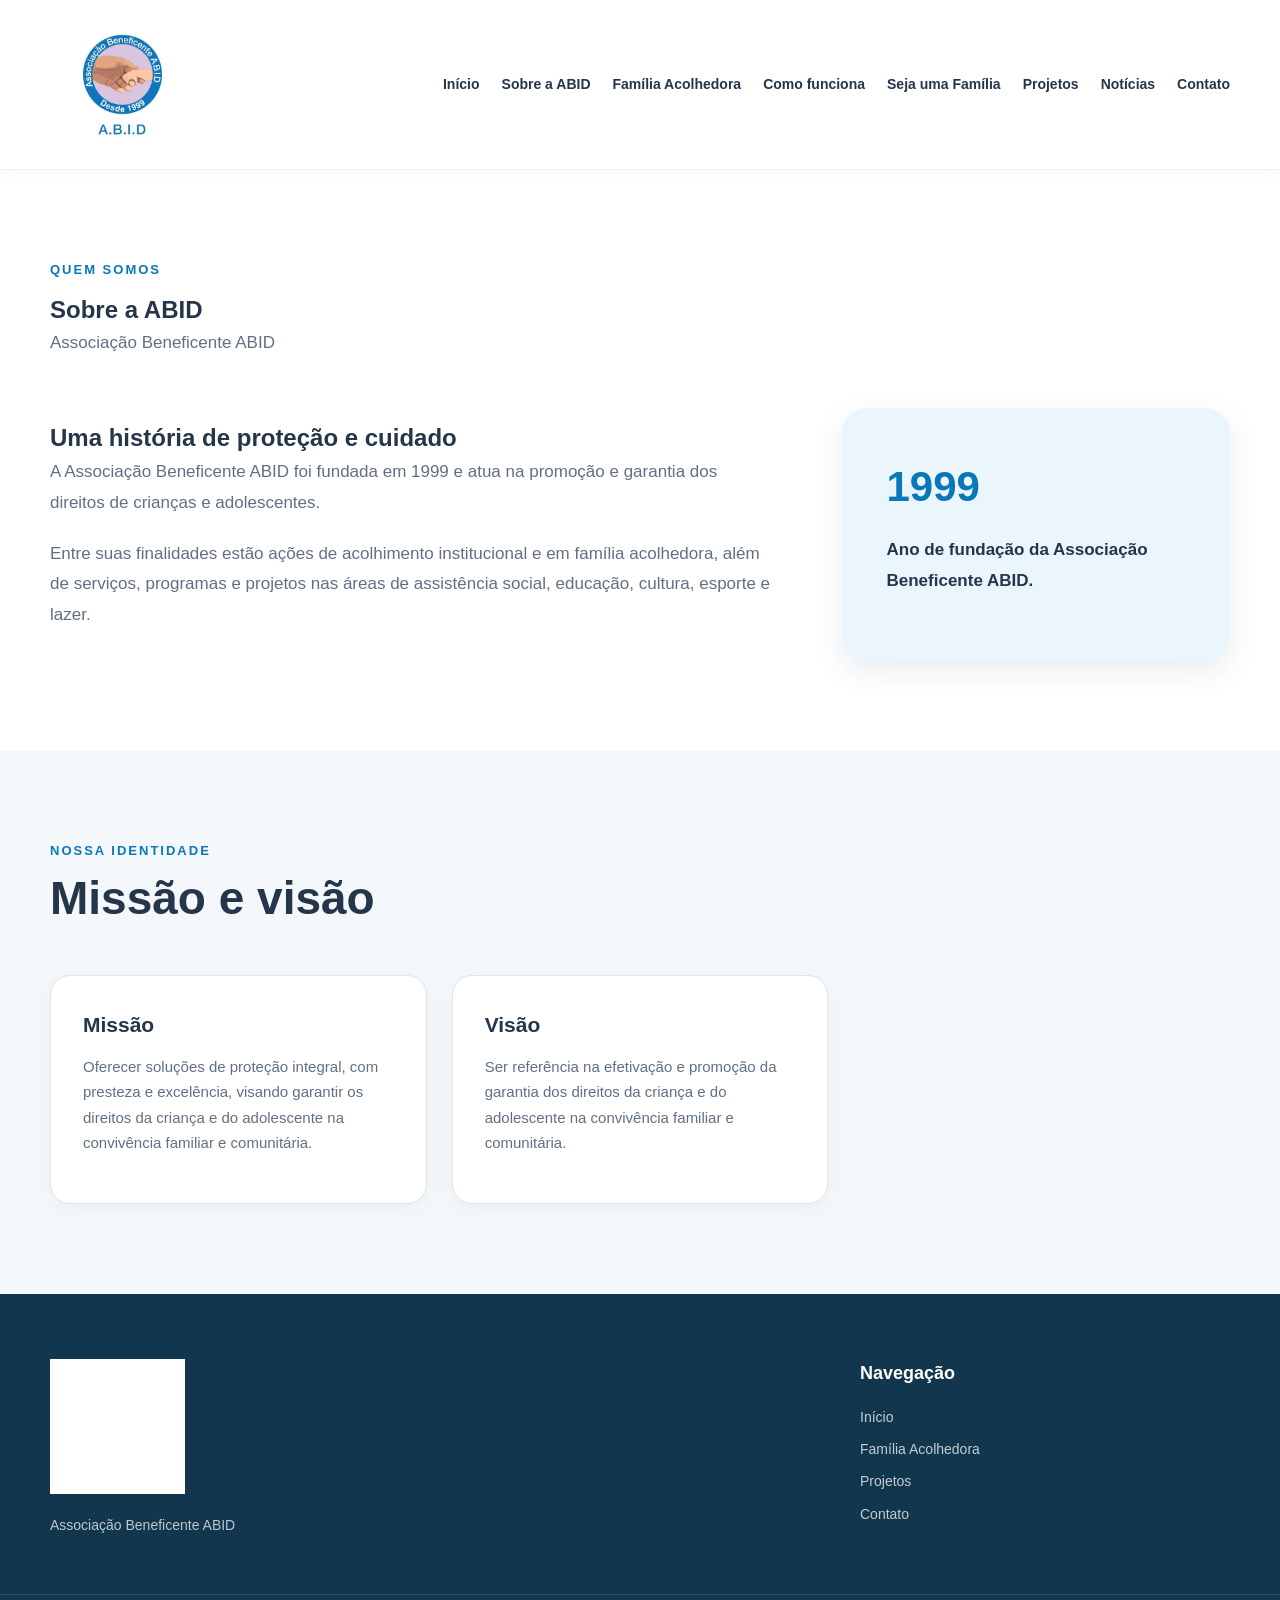
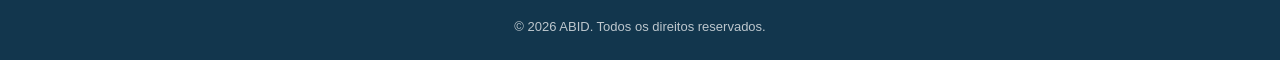
<file: sobre.html>
<!DOCTYPE html>
<html lang="pt-BR">

<head>

    <meta charset="UTF-8">

    <meta name="viewport"
        content="width=device-width, initial-scale=1.0">

    <title>Sobre a ABID</title>

    <link rel="stylesheet" href="style.css">

</head>

<body>

<header class="header">

    <a href="index.html" class="logo">
        <img src="images.jpg" alt="Logo da ABID">
    </a>

    <button class="menu-button" id="menuButton">
        ☰
    </button>

    <nav class="nav" id="nav">

        <a href="index.html">Início</a>
        <a href="sobre.html">Sobre a ABID</a>
        <a href="familia-acolhedora.html">Família Acolhedora</a>
        <a href="como-funciona.html">Como funciona</a>
        <a href="seja-acolhedor.html">Seja uma Família</a>
        <a href="projetos.html">Projetos</a>
        <a href="noticias.html">Notícias</a>
        <a href="contato.html">Contato</a>

    </nav>

</header>


<main>

<section class="section">

    <div class="section-title">

        <span>QUEM SOMOS</span>

        <h1>Sobre a ABID</h1>

        <p>
            Associação Beneficente ABID
        </p>

    </div>


    <div class="two-columns">

        <div>

            <h2>Uma história de proteção e cuidado</h2>

            <p>
                A Associação Beneficente ABID foi fundada em
                1999 e atua na promoção e garantia dos direitos
                de crianças e adolescentes.
            </p>

            <p>
                Entre suas finalidades estão ações de acolhimento
                institucional e em família acolhedora, além de
                serviços, programas e projetos nas áreas de
                assistência social, educação, cultura, esporte
                e lazer.
            </p>

        </div>


        <div class="info-box">

            <div class="info-number">
                1999
            </div>

            <p>
                Ano de fundação da Associação Beneficente ABID.
            </p>

        </div>

    </div>

</section>


<section class="section light-section">

    <div class="section-title">

        <span>NOSSA IDENTIDADE</span>

        <h2>Missão e visão</h2>

    </div>


    <div class="cards">

        <article class="card">

            <h3>Missão</h3>

            <p>
                Oferecer soluções de proteção integral, com
                presteza e excelência, visando garantir os direitos
                da criança e do adolescente na convivência familiar
                e comunitária.
            </p>

        </article>


        <article class="card">

            <h3>Visão</h3>

            <p>
                Ser referência na efetivação e promoção da garantia
                dos direitos da criança e do adolescente na
                convivência familiar e comunitária.
            </p>

        </article>

    </div>

</section>

</main>


<footer class="footer">

    <div class="footer-content">

        <div>

            <img
                src="images.jpg"
                alt="ABID"
                class="footer-logo">

            <p>
                Associação Beneficente ABID
            </p>

        </div>

        <div>

            <h3>Navegação</h3>

            <a href="index.html">Início</a>
            <a href="familia-acolhedora.html">Família Acolhedora</a>
            <a href="projetos.html">Projetos</a>
            <a href="contato.html">Contato</a>

        </div>

    </div>

    <div class="footer-bottom">

        <p>
            © 2026 ABID. Todos os direitos reservados.
        </p>

    </div>

</footer>


<script src="script.js"></script>

</body>

</html>
</file>
<file: style.css>
/* =========================================================
   ABID - SITE
   CSS COMPLETO E RESPONSIVO
   ========================================================= */


/* =========================================================
   RESET
   ========================================================= */

* {
    margin: 0;
    padding: 0;
    box-sizing: border-box;
}

html {
    scroll-behavior: smooth;
}

body {
    font-family: Arial, Helvetica, sans-serif;
    color: #26364a;
    background: #ffffff;
    line-height: 1.6;
    overflow-x: hidden;
}

img {
    max-width: 100%;
    height: auto;
    display: block;
}

a {
    text-decoration: none;
    color: inherit;
}

button,
input,
textarea {
    font-family: inherit;
}


/* =========================================================
   CORES
   ========================================================= */

:root {
    --azul: #0878b9;
    --azul-escuro: #075b8c;
    --azul-claro: #eaf6fc;

    --texto: #26364a;
    --texto-claro: #617083;

    --branco: #ffffff;
    --cinza: #f5f8fa;
    --borda: #dce5eb;

    --sombra: 0 10px 30px rgba(30, 70, 100, 0.10);

    --largura: 1180px;
}


/* =========================================================
   CONTAINER
   ========================================================= */

.container {
    width: min(1180px, calc(100% - 40px));
    margin: 0 auto;
}


/* =========================================================
   CABEÇALHO
   ========================================================= */

.header {
    width: 100%;
    min-height: 82px;

    background: var(--branco);

    display: flex;
    align-items: center;
    justify-content: space-between;

    padding: 12px max(20px, calc((100% - var(--largura)) / 2));

    border-bottom: 1px solid rgba(0, 0, 0, 0.06);

    position: sticky;
    top: 0;
    z-index: 1000;

    box-shadow: 0 2px 15px rgba(0, 0, 0, 0.04);
}


/* =========================================================
   LOGO
   ========================================================= */

.logo {
    display: flex;
    align-items: center;

    flex-shrink: 0;
}

.logo img {
    width: 145px;
    height: auto;
}


/* =========================================================
   MENU
   ========================================================= */

.nav {
    display: flex;
    align-items: center;
    gap: 22px;
}

.nav a {
    color: var(--texto);

    font-size: 14px;
    font-weight: 600;

    padding: 10px 0;

    position: relative;

    transition: color 0.25s ease;
}

.nav a::after {
    content: "";

    position: absolute;

    left: 0;
    bottom: 2px;

    width: 0;
    height: 2px;

    background: var(--azul);

    transition: width 0.25s ease;
}

.nav a:hover {
    color: var(--azul);
}

.nav a:hover::after {
    width: 100%;
}


/* =========================================================
   BOTÃO DO MENU MOBILE
   ========================================================= */

.menu-button {
    display: none;

    border: none;
    background: transparent;

    font-size: 28px;

    color: var(--azul);

    cursor: pointer;

    padding: 5px 8px;
}


/* =========================================================
   HERO
   ========================================================= */

.hero {
    min-height: 540px;

    display: flex;
    align-items: center;

    position: relative;

    background:
        linear-gradient(
            90deg,
            rgba(4, 67, 105, 0.94),
            rgba(4, 67, 105, 0.72),
            rgba(4, 67, 105, 0.25)
        ),
        linear-gradient(
            135deg,
            #0878b9,
            #75c7e8
        );

    color: white;

    overflow: hidden;
}

.hero::before {
    content: "";

    position: absolute;

    width: 500px;
    height: 500px;

    border-radius: 50%;

    right: -150px;
    top: -180px;

    background: rgba(255, 255, 255, 0.08);
}

.hero::after {
    content: "";

    position: absolute;

    width: 350px;
    height: 350px;

    border-radius: 50%;

    left: -150px;
    bottom: -180px;

    background: rgba(255, 255, 255, 0.06);
}

.hero-content {
    width: min(1180px, calc(100% - 40px));

    margin: 0 auto;

    position: relative;

    z-index: 2;

    padding: 80px 0;
}

.hero-label {
    display: inline-block;

    font-size: 13px;
    font-weight: 700;

    letter-spacing: 2px;

    margin-bottom: 18px;

    opacity: 0.9;
}

.hero h1 {
    max-width: 760px;

    font-size: clamp(42px, 6vw, 72px);

    line-height: 1.08;

    margin-bottom: 25px;
}

.hero p {
    max-width: 650px;

    font-size: clamp(17px, 2vw, 21px);

    line-height: 1.7;

    margin-bottom: 32px;

    color: rgba(255, 255, 255, 0.92);
}


/* =========================================================
   BOTÕES
   ========================================================= */

.button {
    display: inline-flex;

    align-items: center;
    justify-content: center;

    min-height: 50px;

    padding: 13px 25px;

    border-radius: 30px;

    font-size: 15px;
    font-weight: 700;

    transition:
        transform 0.2s ease,
        box-shadow 0.2s ease,
        background 0.2s ease;

    cursor: pointer;
}

.button:hover {
    transform: translateY(-2px);

    box-shadow: 0 8px 20px rgba(0, 0, 0, 0.15);
}

.button.primary {
    background: var(--azul);

    color: white;
}

.button.primary:hover {
    background: var(--azul-escuro);
}

.button.white {
    background: white;

    color: var(--azul);
}

.button.white:hover {
    background: #f1f8fc;
}


/* =========================================================
   SEÇÕES
   ========================================================= */

.section {
    width: min(var(--largura), calc(100% - 40px));

    margin: 0 auto;

    padding: 90px 0;
}

.light-section {
    width: 100%;

    max-width: none;

    padding-left: max(20px, calc((100% - var(--largura)) / 2));
    padding-right: max(20px, calc((100% - var(--largura)) / 2));

    background: var(--cinza);
}


/* =========================================================
   TÍTULOS DAS SEÇÕES
   ========================================================= */

.section-title {
    max-width: 780px;

    margin-bottom: 50px;
}

.section-title span {
    display: block;

    color: var(--azul);

    font-size: 13px;

    font-weight: 800;

    letter-spacing: 2px;

    margin-bottom: 10px;
}

.section-title h2 {
    color: var(--texto);

    font-size: clamp(30px, 4vw, 46px);

    line-height: 1.15;

    margin-bottom: 18px;
}

.section-title p {
    color: var(--texto-claro);

    font-size: 17px;

    line-height: 1.7;
}


/* =========================================================
   DUAS COLUNAS
   ========================================================= */

.two-columns {
    display: grid;

    grid-template-columns: 1.3fr 0.7fr;

    gap: 70px;

    align-items: center;
}

.two-columns p {
    color: var(--texto-claro);

    font-size: 17px;

    line-height: 1.8;

    margin-bottom: 20px;
}


/* =========================================================
   BOX DE INFORMAÇÃO
   ========================================================= */

.info-box {
    background: var(--azul-claro);

    border-radius: 25px;

    padding: 45px;

    min-height: 230px;

    display: flex;
    flex-direction: column;

    justify-content: center;

    box-shadow: var(--sombra);
}

.info-number {
    color: var(--azul);

    font-size: 42px;

    font-weight: 800;

    margin-bottom: 15px;
}

.info-box p {
    color: var(--texto);

    font-weight: 600;
}


/* =========================================================
   CARDS
   ========================================================= */

.cards {
    display: grid;

    grid-template-columns: repeat(3, 1fr);

    gap: 25px;
}

.card {
    background: white;

    border: 1px solid var(--borda);

    border-radius: 20px;

    padding: 32px;

    box-shadow: 0 5px 20px rgba(30, 70, 100, 0.05);

    transition:
        transform 0.25s ease,
        box-shadow 0.25s ease;

    display: flex;

    flex-direction: column;

    align-items: flex-start;
}

.card:hover {
    transform: translateY(-7px);

    box-shadow: var(--sombra);
}

.card-icon {
    width: 55px;
    height: 55px;

    display: flex;
    align-items: center;
    justify-content: center;

    background: var(--azul-claro);

    color: var(--azul);

    border-radius: 15px;

    font-size: 20px;

    font-weight: 800;

    margin-bottom: 22px;
}

.card h3 {
    font-size: 21px;

    color: var(--texto);

    margin-bottom: 12px;
}

.card p {
    color: var(--texto-claro);

    font-size: 15px;

    line-height: 1.7;

    margin-bottom: 15px;
}

.card a {
    margin-top: auto;

    color: var(--azul);

    font-weight: 700;

    font-size: 14px;
}

.card a:hover {
    color: var(--azul-escuro);
}


/* =========================================================
   ETAPAS
   ========================================================= */

.steps {
    display: grid;

    grid-template-columns: repeat(4, 1fr);

    gap: 25px;
}

.step {
    position: relative;

    padding: 30px;

    background: white;

    border: 1px solid var(--borda);

    border-radius: 20px;

    transition: transform 0.2s ease;
}

.step:hover {
    transform: translateY(-5px);
}

.step > span {
    display: block;

    color: var(--azul);

    font-size: 14px;

    font-weight: 800;

    margin-bottom: 20px;
}

.step h3 {
    font-size: 19px;

    margin-bottom: 12px;

    color: var(--texto);
}

.step p {
    color: var(--texto-claro);

    font-size: 14px;

    line-height: 1.7;
}


/* =========================================================
   CALL TO ACTION
   ========================================================= */

.call-section {
    width: 100%;

    padding: 90px 20px;

    background:
        linear-gradient(
            135deg,
            var(--azul),
            var(--azul-escuro)
        );

    color: white;

    text-align: center;
}

.call-section > div {
    max-width: 850px;

    margin: auto;
}

.call-section span {
    font-size: 13px;

    font-weight: 800;

    letter-spacing: 2px;
}

.call-section h2 {
    font-size: clamp(30px, 4vw, 46px);

    line-height: 1.2;

    margin: 18px 0 30px;
}


/* =========================================================
   CTA FINAL
   ========================================================= */

.final-cta {
    text-align: center;

    padding: 90px 20px;
}

.final-cta h2 {
    color: var(--texto);

    font-size: clamp(30px, 4vw, 45px);

    margin-bottom: 15px;
}

.final-cta p {
    color: var(--texto-claro);

    font-size: 17px;

    margin-bottom: 28px;
}


/* =========================================================
   BOTÃO CENTRAL
   ========================================================= */

.center-button {
    display: flex;

    justify-content: center;
}


/* =========================================================
   FORMULÁRIO
   ========================================================= */

.contact-form {
    max-width: 800px;

    margin: 0 auto;

    display: flex;

    flex-direction: column;

    gap: 18px;
}

.contact-form input,
.contact-form textarea {
    width: 100%;

    padding: 17px 18px;

    border: 1px solid var(--borda);

    border-radius: 12px;

    background: white;

    color: var(--texto);

    font-size: 16px;

    outline: none;

    transition:
        border-color 0.2s ease,
        box-shadow 0.2s ease;
}

.contact-form input::placeholder,
.contact-form textarea::placeholder {
    color: #8997a5;
}

.contact-form input:focus,
.contact-form textarea:focus {
    border-color: var(--azul);

    box-shadow:
        0 0 0 4px rgba(8, 120, 185, 0.10);
}

.contact-form textarea {
    resize: vertical;

    min-height: 150px;
}

.contact-form button {
    border: none;

    align-self: flex-start;
}


/* =========================================================
   RODAPÉ
   ========================================================= */

.footer {
    background: #12364d;

    color: white;

    padding-top: 65px;
}

.footer-content {
    width: min(var(--largura), calc(100% - 40px));

    margin: 0 auto;

    display: grid;

    grid-template-columns: 2fr 1fr;

    gap: 70px;

    padding-bottom: 50px;
}

.footer-logo {
    width: 135px;

    margin-bottom: 20px;

    filter: brightness(0) invert(1);
}

.footer p {
    color: rgba(255, 255, 255, 0.72);

    font-size: 14px;

    margin-bottom: 8px;
}

.footer h3 {
    font-size: 18px;

    margin-bottom: 18px;
}

.footer a {
    display: block;

    color: rgba(255, 255, 255, 0.75);

    font-size: 14px;

    margin-bottom: 10px;

    transition: color 0.2s ease;
}

.footer a:hover {
    color: white;
}

.footer-bottom {
    border-top: 1px solid rgba(255, 255, 255, 0.12);

    text-align: center;

    padding: 22px 20px;
}

.footer-bottom p {
    margin: 0;

    font-size: 13px;
}


/* =========================================================
   IMAGENS DENTRO DE CONTEÚDO
   ========================================================= */

.content-image {
    width: 100%;

    border-radius: 20px;

    object-fit: cover;

    box-shadow: var(--sombra);
}

.card-image {
    width: 100%;

    height: 220px;

    object-fit: cover;

    border-radius: 15px;

    margin-bottom: 22px;
}


/* =========================================================
   TABLET
   ========================================================= */

@media (max-width: 1000px) {

    .header {
        padding-left: 25px;
        padding-right: 25px;
    }

    .nav {
        gap: 14px;
    }

    .nav a {
        font-size: 13px;
    }

    .cards {
        grid-template-columns: repeat(2, 1fr);
    }

    .steps {
        grid-template-columns: repeat(2, 1fr);
    }

    .two-columns {
        gap: 40px;
    }

}


/* =========================================================
   CELULAR / MENU MOBILE
   ========================================================= */

@media (max-width: 760px) {

    .header {
        min-height: 70px;

        padding: 10px 18px;
    }

    .logo img {
        width: 115px;
    }

    .menu-button {
        display: block;
    }

    .nav {
        position: absolute;

        top: 70px;
        left: 0;
        right: 0;

        background: white;

        display: none;

        flex-direction: column;

        align-items: stretch;

        gap: 0;

        padding: 10px 20px 20px;

        border-bottom: 1px solid var(--borda);

        box-shadow: 0 10px 20px rgba(0, 0, 0, 0.08);
    }

    .nav.active {
        display: flex;
    }

    .nav a {
        padding: 14px 5px;

        font-size: 15px;

        border-bottom: 1px solid #eef2f5;
    }

    .nav a:last-child {
        border-bottom: none;
    }

    .nav a::after {
        display: none;
    }


    /* HERO */

    .hero {
        min-height: 500px;
    }

    .hero-content {
        width: calc(100% - 40px);

        padding: 65px 0;
    }

    .hero h1 {
        font-size: 43px;
    }

    .hero p {
        font-size: 17px;
    }

    .hero .button {
        width: 100%;

        max-width: 330px;
    }


    /* SEÇÕES */

    .section {
        width: calc(100% - 36px);

        padding: 65px 0;
    }

    .light-section {
        width: 100%;

        padding-left: 18px;
        padding-right: 18px;
    }

    .section-title {
        margin-bottom: 35px;
    }

    .section-title h2 {
        font-size: 32px;
    }

    .section-title p {
        font-size: 16px;
    }


    /* COLUNAS */

    .two-columns {
        grid-template-columns: 1fr;

        gap: 30px;
    }


    /* CARDS */

    .cards {
        grid-template-columns: 1fr;

        gap: 18px;
    }

    .card {
        padding: 27px;
    }


    /* ETAPAS */

    .steps {
        grid-template-columns: 1fr;

        gap: 18px;
    }

    .step {
        padding: 25px;
    }


    /* BOX */

    .info-box {
        padding: 32px;

        min-height: auto;
    }


    /* CTA */

    .call-section {
        padding: 65px 20px;
    }

    .call-section h2 {
        font-size: 32px;
    }

    .call-section .button {
        width: 100%;

        max-width: 330px;
    }


    /* CTA FINAL */

    .final-cta {
        padding: 65px 20px;
    }


    /* FORMULÁRIO */

    .contact-form button {
        width: 100%;
    }


    /* RODAPÉ */

    .footer {
        padding-top: 50px;
    }

    .footer-content {
        grid-template-columns: 1fr;

        gap: 35px;

        width: calc(100% - 36px);

        padding-bottom: 40px;
    }

    .footer-logo {
        width: 120px;
    }

}


/* =========================================================
   CELULARES PEQUENOS
   ========================================================= */

@media (max-width: 420px) {

    .hero h1 {
        font-size: 36px;
    }

    .hero-content {
        padding: 55px 0;
    }

    .section-title h2 {
        font-size: 29px;
    }

    .card {
        padding: 23px;
    }

    .card-icon {
        width: 50px;
        height: 50px;
    }

    .info-box {
        padding: 27px;
    }

    .button {
        min-height: 48px;

        padding: 12px 20px;

        font-size: 14px;
    }

}


/* =========================================================
   ACESSIBILIDADE
   ========================================================= */

:focus-visible {
    outline: 3px solid rgba(8, 120, 185, 0.4);

    outline-offset: 3px;
}


/* =========================================================
   REDUÇÃO DE ANIMAÇÕES
   ========================================================= */

@media (prefers-reduced-motion: reduce) {

    html {
        scroll-behavior: auto;
    }

    *,
    *::before,
    *::after {
        transition: none !important;
        animation: none !important;
    }

}
</file>
